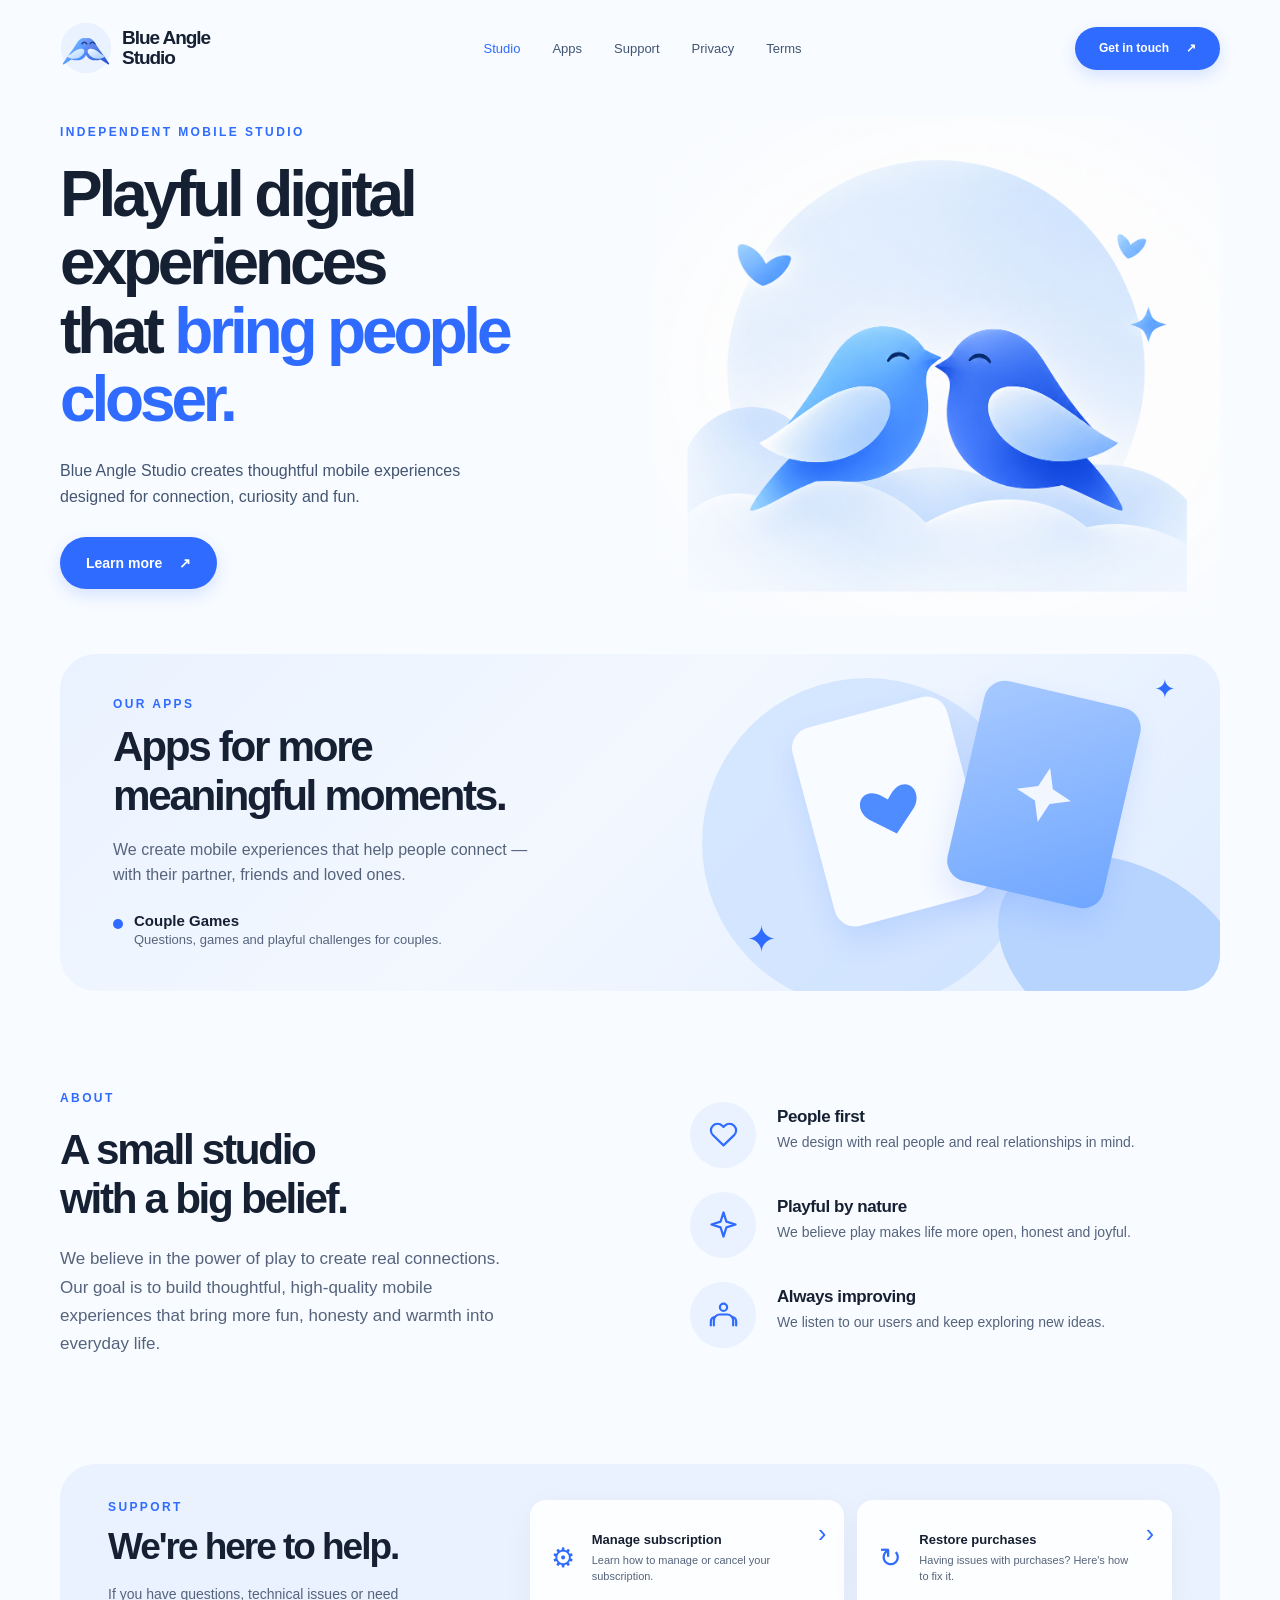
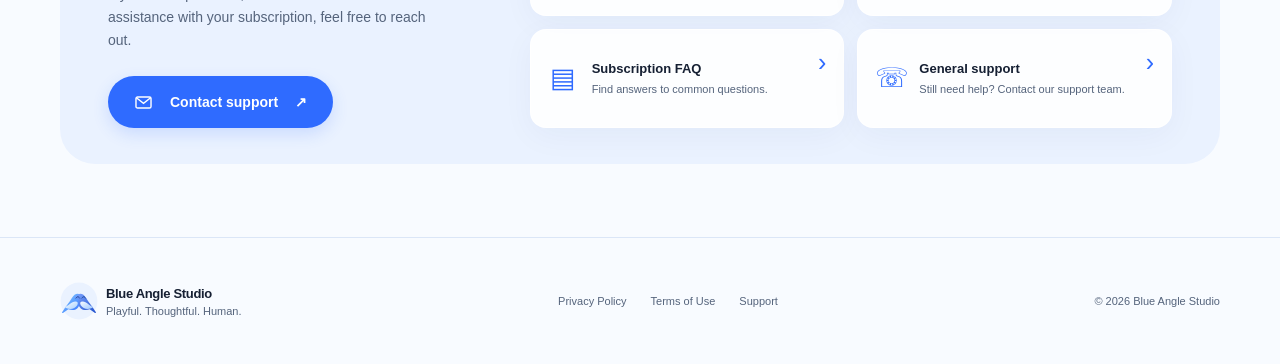
<file: index.html>
<!doctype html>
<html lang="en"><head><meta charset="utf-8"><meta name="viewport" content="width=device-width, initial-scale=1">
<meta name="theme-color" content="#F8FBFF"><meta name="description" content="Independent mobile studio creating playful experiences for connection, curiosity and fun.">
<meta property="og:title" content="Blue Angle Studio — Thoughtful mobile experiences"><meta property="og:description" content="Independent mobile studio creating playful experiences for connection, curiosity and fun."><meta property="og:type" content="website">
<title>Blue Angle Studio — Thoughtful mobile experiences</title><link rel="icon" type="image/svg+xml" href="favicon.svg"><link rel="stylesheet" href="style.css"></head>
<body class="homepage"><header class="site-header"><div class="shell nav-inner">
      <a class="brand-link" href="index.html" aria-label="Blue Angle Studio — home"><img class="brand-symbol" src="birds-mark.svg" width="48" height="48" alt="" aria-hidden="true"><span class="brand-name">Blue Angle<br>Studio</span></a>
      <nav class="main-nav" aria-label="Primary navigation">
        <a href="index.html#studio" aria-current="page">Studio</a>
        <a href="index.html#apps">Apps</a>
        <a href="support.html">Support</a>
        <a href="privacy.html">Privacy</a>
        <a href="terms.html">Terms</a>
      </nav>
      <a class="btn btn-solid header-contact" href="mailto:flyingdragonsupport@gmail.com?subject=Blue%20Angle%20Studio%20Support">Get in touch <span aria-hidden="true">↗</span></a>
    </div></header><main id="main-content"><section class="hero-section" aria-labelledby="main-title"><div class="shell hero-grid">
  <div class="hero-copy"><p class="kicker">Independent mobile studio</p><h1 id="main-title">Playful digital<br>experiences<br>that <span>bring people<br>closer.</span></h1>
  <p class="hero-desc">Blue Angle Studio creates thoughtful mobile experiences designed for connection, curiosity and fun.</p>
  <a class="btn btn-solid btn-large" href="#studio">Learn more <span aria-hidden="true">↗</span></a></div>
  <div class="hero-visual" role="img" aria-label="Two loving blue birds together amid soft blue shapes"><img src="birds-hero.svg" alt="" width="1338" height="1175"></div>
</div></section>
<section id="apps" class="shell apps-section" aria-labelledby="apps-title"><div class="apps-panel"><div class="apps-copy"><p class="kicker">Our apps</p><h2 id="apps-title">Apps for more<br>meaningful moments.</h2>
  <p>We create mobile experiences that help people connect — with their partner, friends and loved ones.</p>
  <div class="app-highlight"><span class="app-dot" aria-hidden="true"></span><div><strong>Couple Games</strong><small>Questions, games and playful challenges for couples.</small></div></div>
  </div><div class="apps-art" aria-hidden="true"><span class="shape shape-one"></span><span class="shape shape-two"></span>
    <div class="art-card art-card-back"><svg viewBox="0 0 70 70"><path fill="currentColor" d="M35 61 8 37C-9 19 10-5 30 15l5 5 5-5C60-5 79 19 62 37Z"/></svg></div>
    <div class="art-card art-card-front"><svg viewBox="0 0 80 80"><path fill="currentColor" d="m40 3 10 27 27 10-27 10-10 27-10-27L3 40l27-10Z"/></svg></div>
    <span class="art-spark art-spark-1">✦</span><span class="art-spark art-spark-2">✦</span>
  </div></div></section>
<section id="studio" class="shell about-section" aria-labelledby="about-title"><div class="about-copy"><p class="kicker">About</p><h2 id="about-title">A small studio<br>with a big belief.</h2><p>We believe in the power of play to create real connections. Our goal is to build thoughtful, high-quality mobile experiences that bring more fun, honesty and warmth into everyday life.</p></div>
<div class="belief-list"><div class="belief"><span class="belief-icon"><svg viewBox="0 0 24 24"><path d="M20.8 4.7a5.5 5.5 0 0 0-7.8 0l-1 1-1-1a5.5 5.5 0 0 0-7.8 7.8L12 21l8.8-8.5a5.5 5.5 0 0 0 0-7.8Z"/></svg></span><div><h3>People first</h3><p>We design with real people and real relationships in mind.</p></div></div>
<div class="belief"><span class="belief-icon"><svg viewBox="0 0 24 24"><path d="m12 2 2.4 7.6L22 12l-7.6 2.4L12 22l-2.4-7.6L2 12l7.6-2.4Z"/></svg></span><div><h3>Playful by nature</h3><p>We believe play makes life more open, honest and joyful.</p></div></div>
<div class="belief"><span class="belief-icon"><svg viewBox="0 0 24 24"><circle cx="12" cy="6" r="3"/><path d="M4 21v-4a5 5 0 0 1 5-5h6a5 5 0 0 1 5 5v4M1.5 21v-3a4 4 0 0 1 3-3.9M22.5 21v-3a4 4 0 0 0-3-3.9"/></svg></span><div><h3>Always improving</h3><p>We listen to our users and keep exploring new ideas.</p></div></div></div></section>
<section class="shell support-section" id="support" aria-labelledby="support-title"><div class="support-panel"><div class="support-intro"><p class="kicker">Support</p><h2 id="support-title">We're here to help.</h2><p>If you have questions, technical issues or need assistance with your subscription, feel free to reach out.</p>
<a class="btn btn-solid btn-large" href="mailto:flyingdragonsupport@gmail.com?subject=Couple%20Games%20Support"><svg viewBox="0 0 24 24" aria-hidden="true"><rect x="2.5" y="5" width="19" height="14" rx="2"/><path d="m3 6 9 7 9-7"/></svg>Contact support <span aria-hidden="true">↗</span></a></div>
<div class="quick-links">
<a class="quick-link" href="support.html#manage"><span class="quick-icon">⚙</span><div><strong>Manage subscription</strong><small>Learn how to manage or cancel your subscription.</small></div><span class="arrow" aria-hidden="true">›</span></a>
<a class="quick-link" href="support.html#restore"><span class="quick-icon">↻</span><div><strong>Restore purchases</strong><small>Having issues with purchases? Here's how to fix it.</small></div><span class="arrow" aria-hidden="true">›</span></a>
<a class="quick-link" href="support.html#faq"><span class="quick-icon">▤</span><div><strong>Subscription FAQ</strong><small>Find answers to common questions.</small></div><span class="arrow" aria-hidden="true">›</span></a>
<a class="quick-link" href="support.html#contact"><span class="quick-icon">☏</span><div><strong>General support</strong><small>Still need help? Contact our support team.</small></div><span class="arrow" aria-hidden="true">›</span></a>
</div></div></section></main><footer class="site-footer"><div class="shell footer-inner">
      <a class="footer-brand" href="index.html"><img class="brand-symbol" src="birds-mark.svg" width="48" height="48" alt="" aria-hidden="true"><span><b>Blue Angle Studio</b><small>Playful. Thoughtful. Human.</small></span></a>
      <nav class="footer-nav" aria-label="Footer navigation"><a href="privacy.html">Privacy Policy</a><a href="terms.html">Terms of Use</a><a href="support.html">Support</a></nav>
      <a class="footer-mail" href="mailto:flyingdragonsupport@gmail.com">flyingdragonsupport@gmail.com</a><span class="copyright">© 2026 Blue Angle Studio</span>
    </div></footer></body></html>
</file>
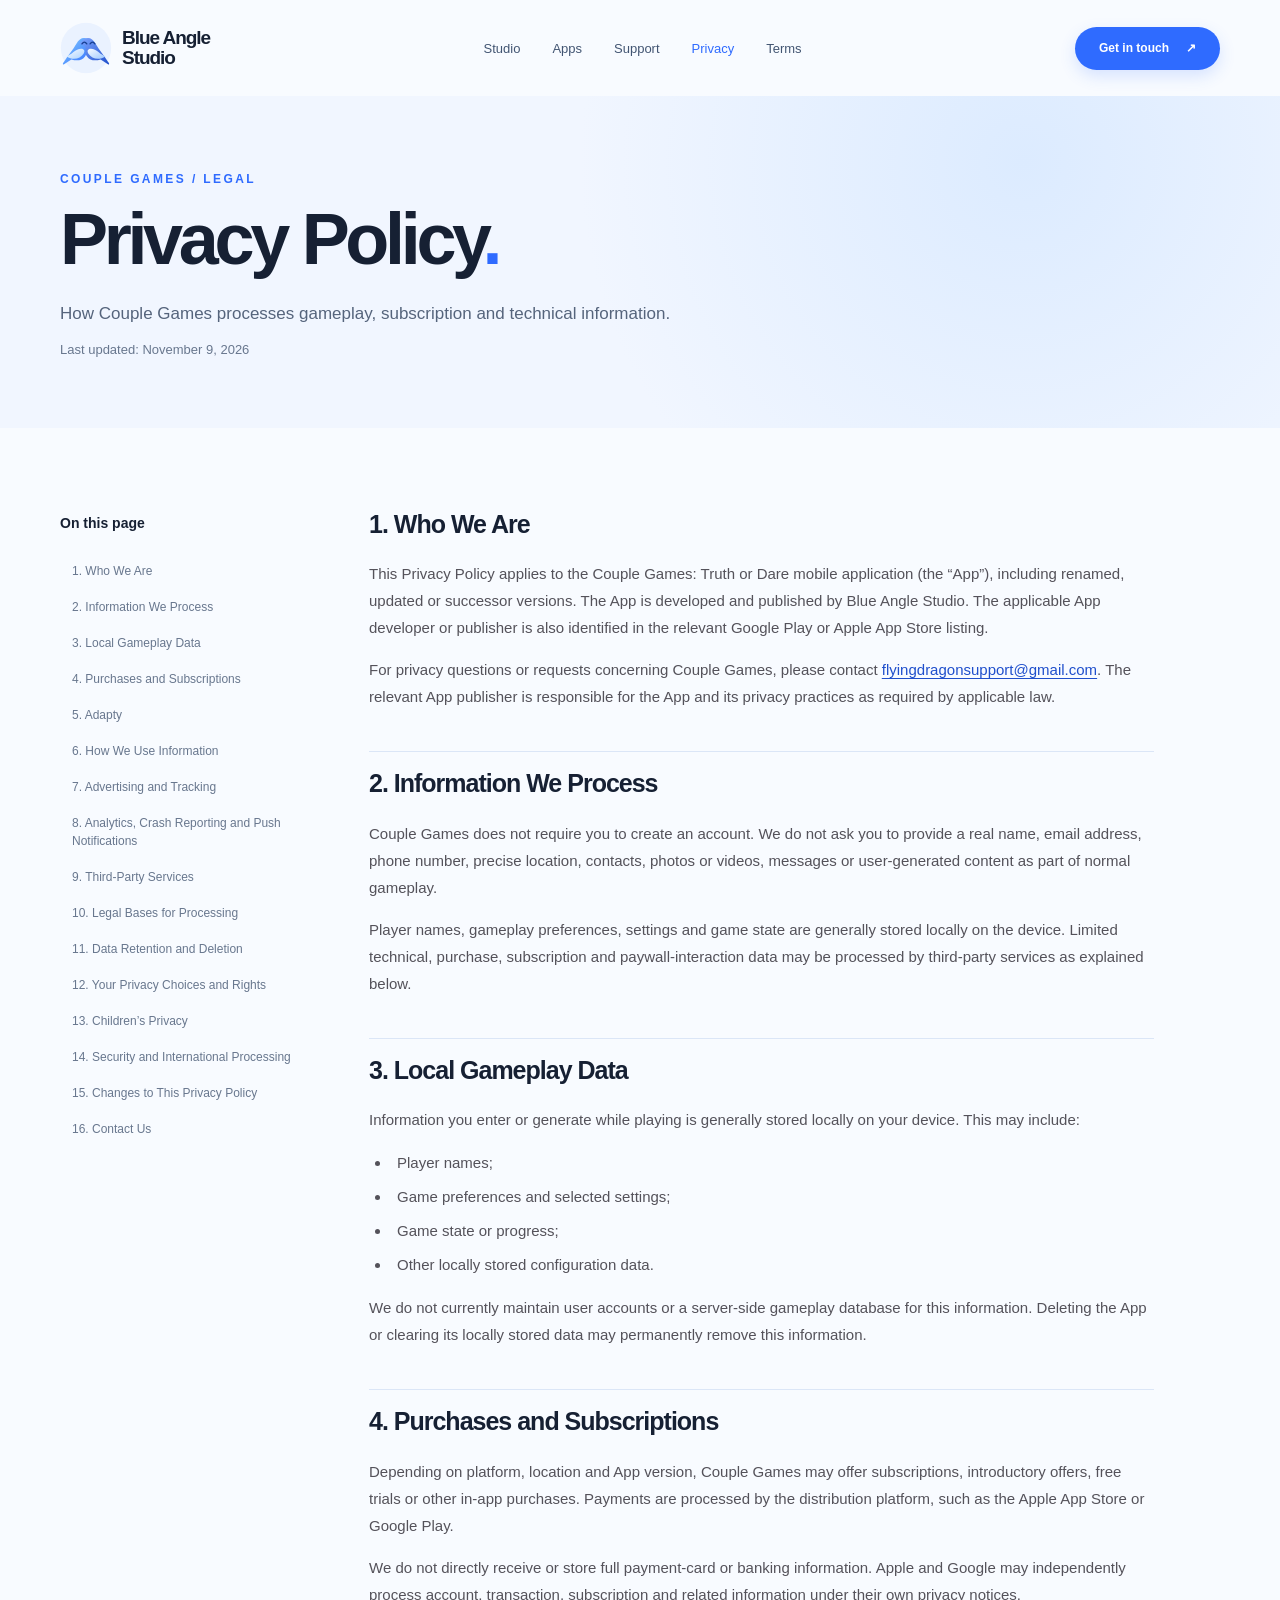
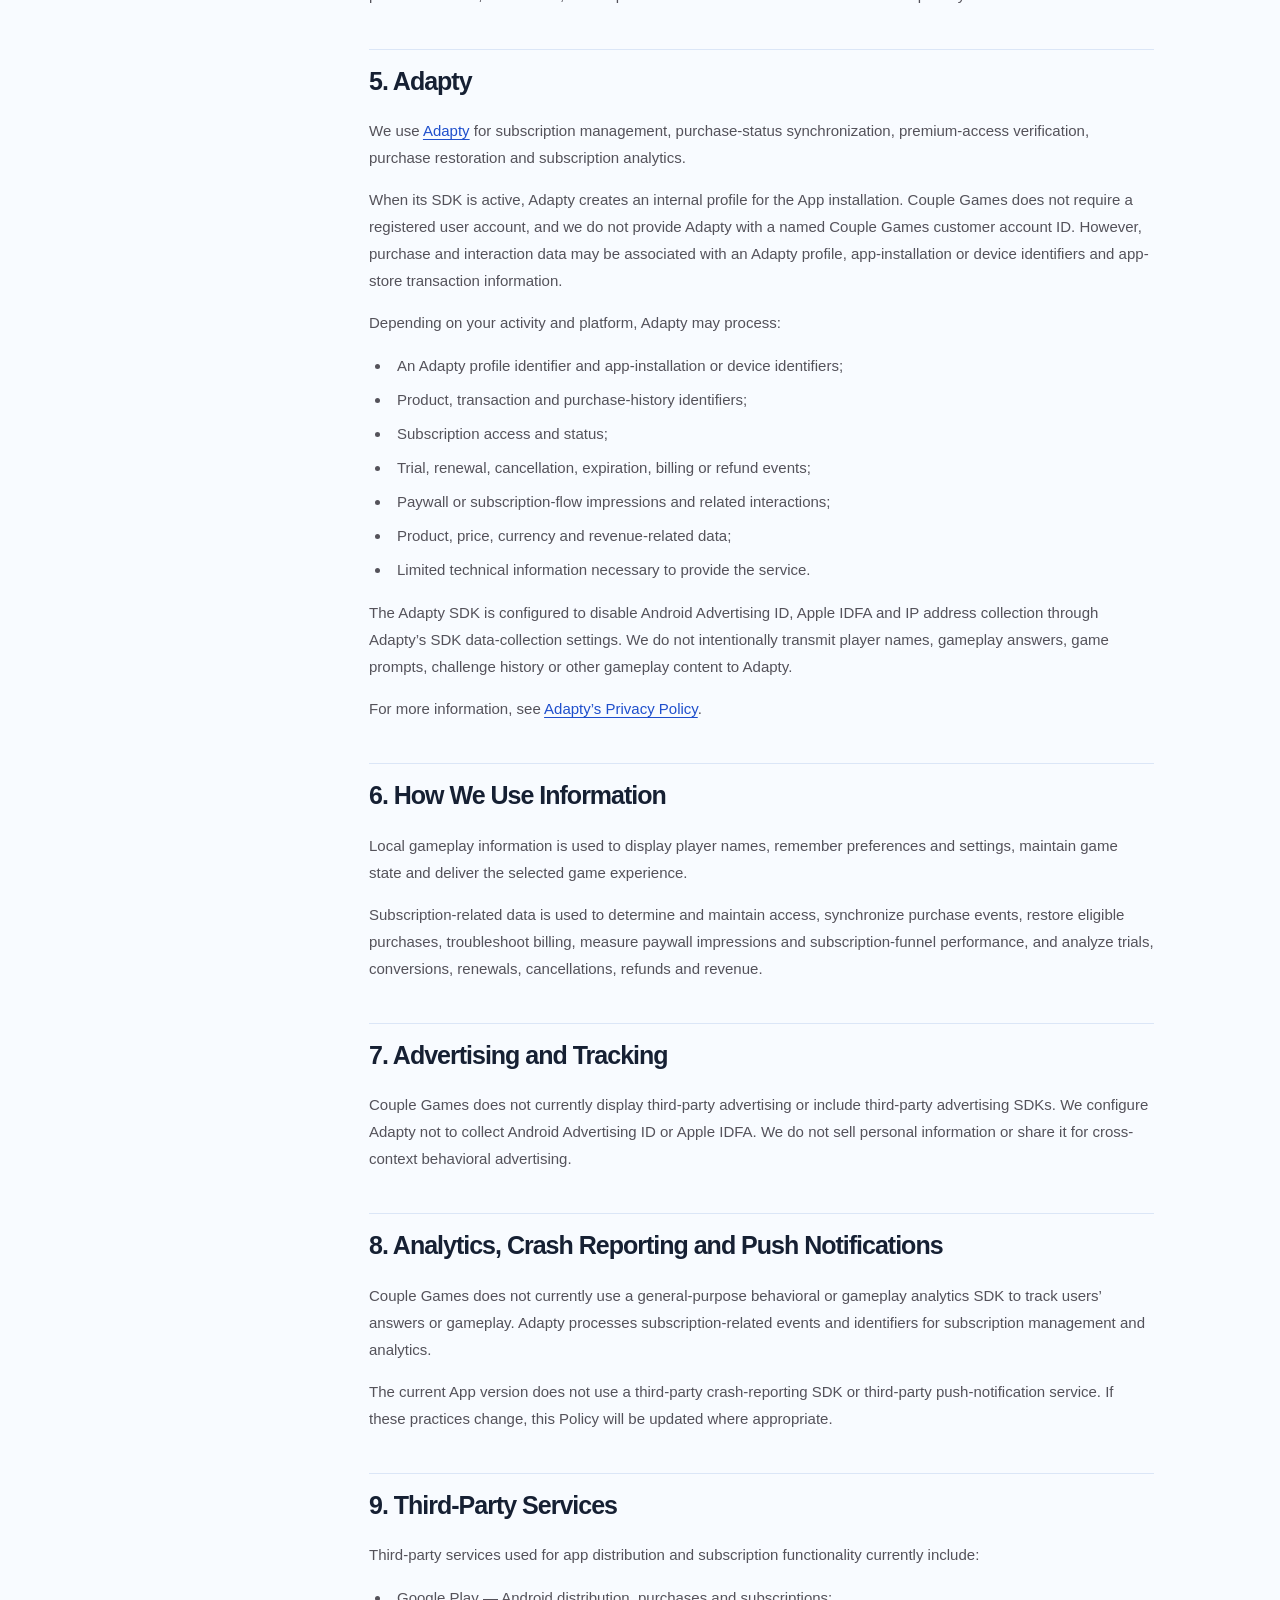
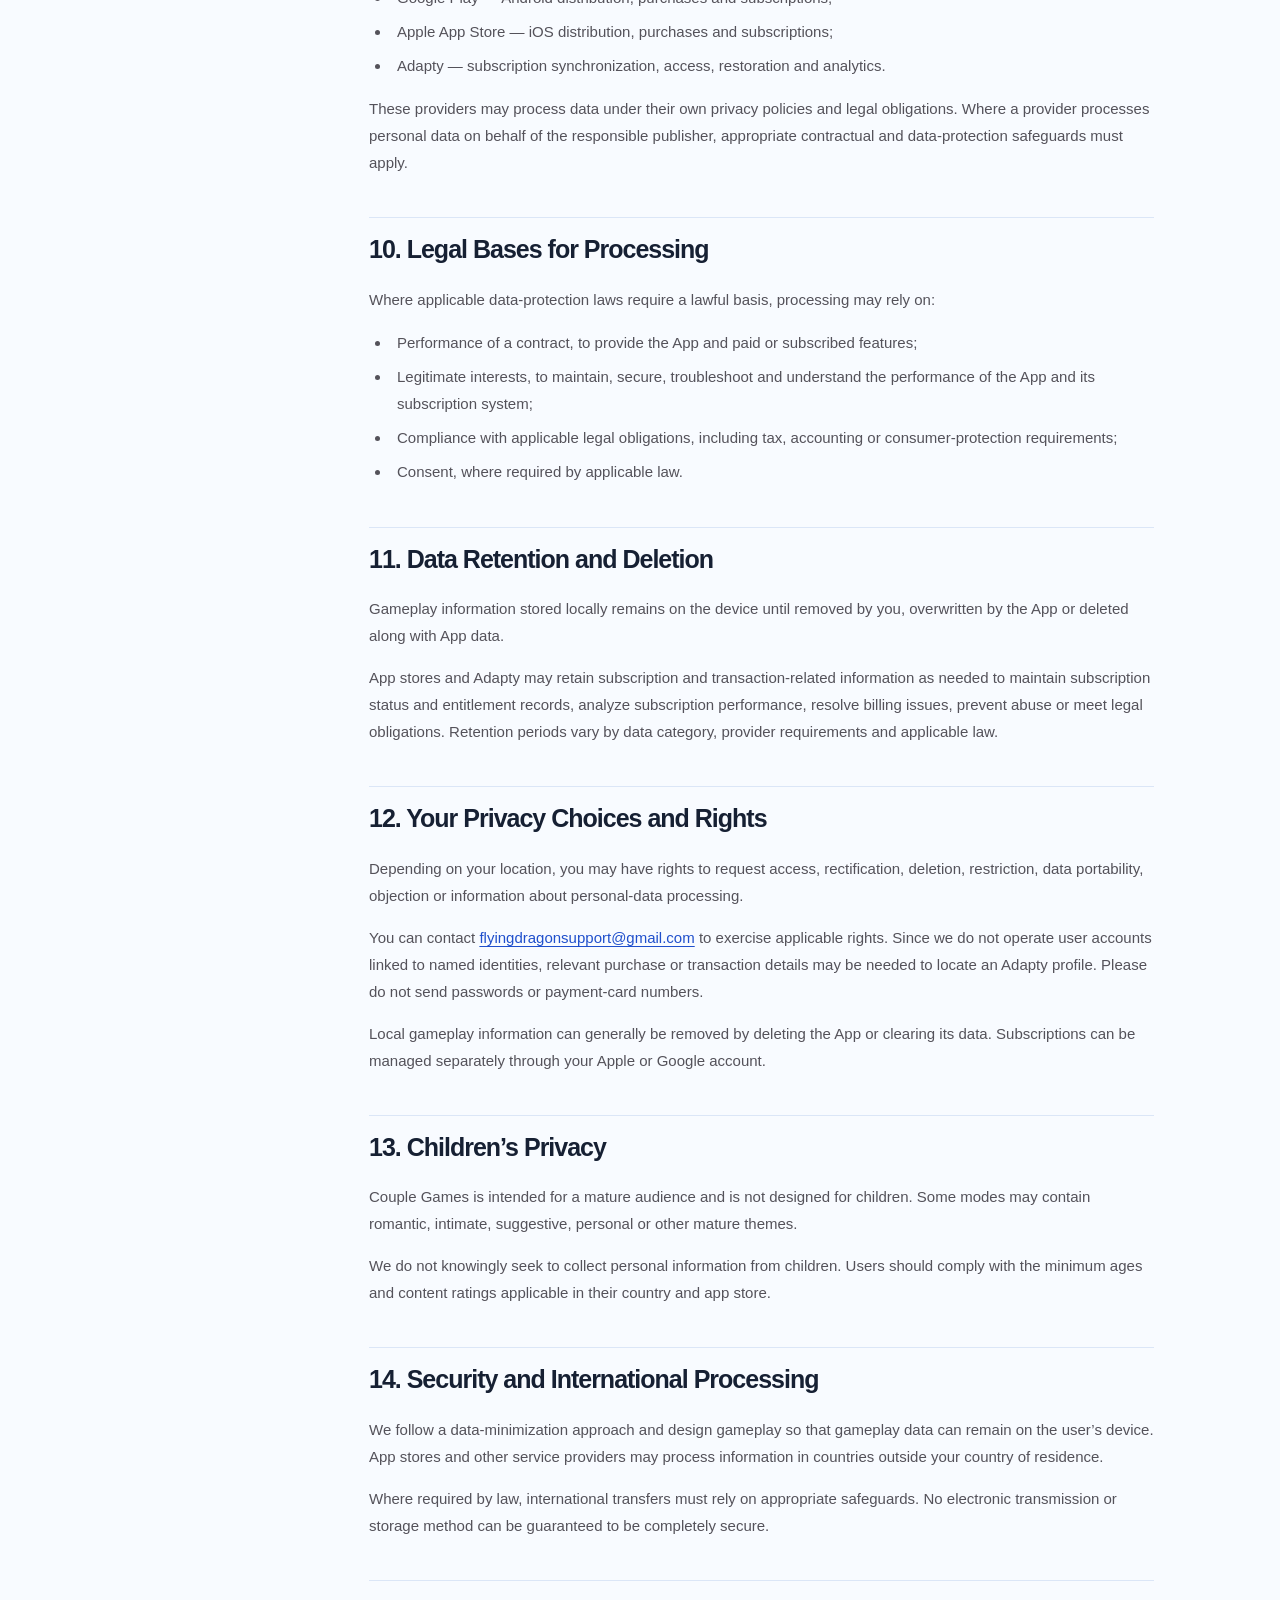
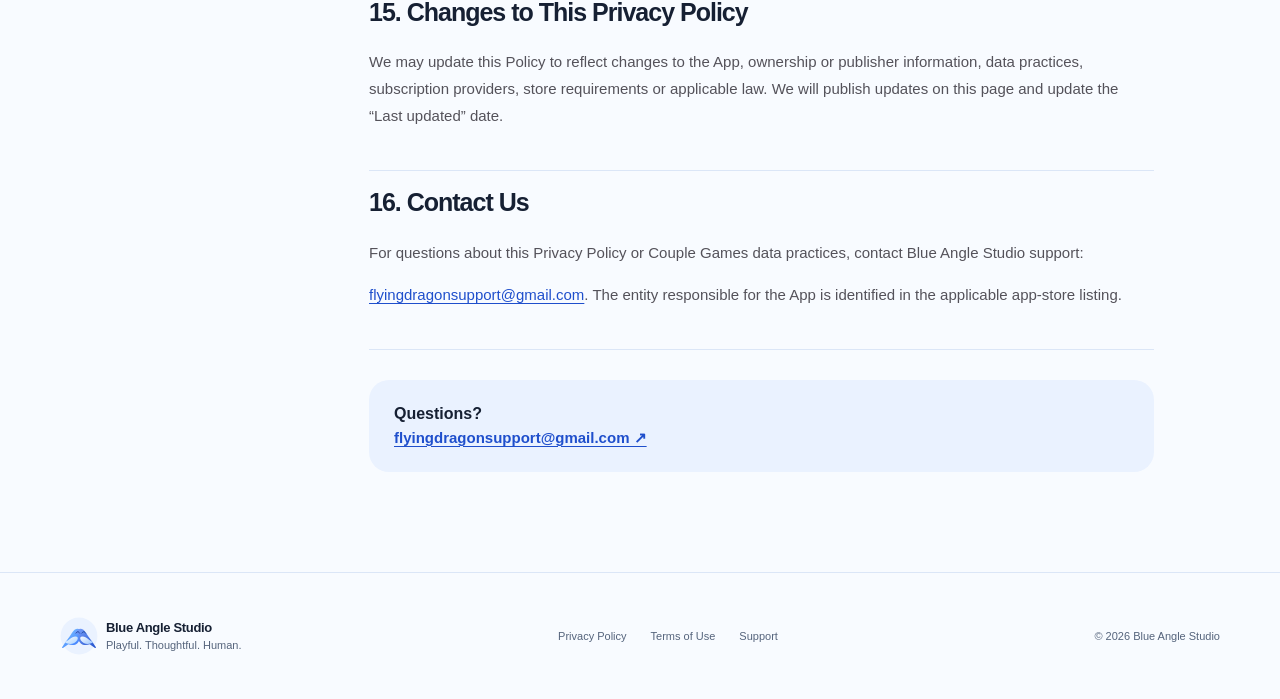
<file: privacy.html>
<!doctype html>
<html lang="en"><head><meta charset="utf-8"><meta name="viewport" content="width=device-width, initial-scale=1">
<meta name="theme-color" content="#F8FBFF"><meta name="description" content="How Couple Games processes gameplay, subscription and technical information.">
<meta property="og:title" content="Privacy Policy · Couple Games · Blue Angle Studio"><meta property="og:description" content="How Couple Games processes gameplay, subscription and technical information."><meta property="og:type" content="website">
<title>Privacy Policy · Couple Games · Blue Angle Studio</title><link rel="icon" type="image/svg+xml" href="favicon.svg"><link rel="stylesheet" href="style.css"></head>
<body class="document-page"><header class="site-header"><div class="shell nav-inner">
      <a class="brand-link" href="index.html" aria-label="Blue Angle Studio — home"><img class="brand-symbol" src="birds-mark.svg" width="48" height="48" alt="" aria-hidden="true"><span class="brand-name">Blue Angle<br>Studio</span></a>
      <nav class="main-nav" aria-label="Primary navigation">
        <a href="index.html#studio">Studio</a>
        <a href="index.html#apps">Apps</a>
        <a href="support.html">Support</a>
        <a href="privacy.html" aria-current="page">Privacy</a>
        <a href="terms.html">Terms</a>
      </nav>
      <a class="btn btn-solid header-contact" href="mailto:flyingdragonsupport@gmail.com?subject=Blue%20Angle%20Studio%20Support">Get in touch <span aria-hidden="true">↗</span></a>
    </div></header><main id="main-content"><section class="doc-intro"><div class="shell"><p class="kicker">Couple Games / Legal</p><h1>Privacy Policy<span class="doc-dot">.</span></h1><p class="doc-desc">How Couple Games processes gameplay, subscription and technical information.</p><p class="doc-updated">Last updated: November 9, 2026</p></div></section><div class="shell doc-layout"><aside class="doc-sidebar" aria-label="On this page"><div class="doc-toc-title">On this page</div><a href="#section-1">1. Who We Are</a><a href="#section-2">2. Information We Process</a><a href="#section-3">3. Local Gameplay Data</a><a href="#section-4">4. Purchases and Subscriptions</a><a href="#section-5">5. Adapty</a><a href="#section-6">6. How We Use Information</a><a href="#section-7">7. Advertising and Tracking</a><a href="#section-8">8. Analytics, Crash Reporting and Push Notifications</a><a href="#section-9">9. Third-Party Services</a><a href="#section-10">10. Legal Bases for Processing</a><a href="#section-11">11. Data Retention and Deletion</a><a href="#section-12">12. Your Privacy Choices and Rights</a><a href="#section-13">13. Children’s Privacy</a><a href="#section-14">14. Security and International Processing</a><a href="#section-15">15. Changes to This Privacy Policy</a><a href="#section-16">16. Contact Us</a></aside><div class="doc-contents"><section><h2 id="section-1">1. Who We Are</h2><p>This Privacy Policy applies to the Couple Games: Truth or Dare mobile application (the “App”), including renamed, updated or successor versions. The App is developed and published by Blue Angle Studio. The applicable App developer or publisher is also identified in the relevant Google Play or Apple App Store listing.</p><p>For privacy questions or requests concerning Couple Games, please contact <a href="mailto:flyingdragonsupport@gmail.com">flyingdragonsupport@gmail.com</a>. The relevant App publisher is responsible for the App and its privacy practices as required by applicable law.</p></section><section><h2 id="section-2">2. Information We Process</h2><p>Couple Games does not require you to create an account. We do not ask you to provide a real name, email address, phone number, precise location, contacts, photos or videos, messages or user-generated content as part of normal gameplay.</p><p>Player names, gameplay preferences, settings and game state are generally stored locally on the device. Limited technical, purchase, subscription and paywall-interaction data may be processed by third-party services as explained below.</p></section><section><h2 id="section-3">3. Local Gameplay Data</h2><p>Information you enter or generate while playing is generally stored locally on your device. This may include:</p><ul><li>Player names;</li><li>Game preferences and selected settings;</li><li>Game state or progress;</li><li>Other locally stored configuration data.</li></ul><p>We do not currently maintain user accounts or a server-side gameplay database for this information. Deleting the App or clearing its locally stored data may permanently remove this information.</p></section><section><h2 id="section-4">4. Purchases and Subscriptions</h2><p>Depending on platform, location and App version, Couple Games may offer subscriptions, introductory offers, free trials or other in-app purchases. Payments are processed by the distribution platform, such as the Apple App Store or Google Play.</p><p>We do not directly receive or store full payment-card or banking information. Apple and Google may independently process account, transaction, subscription and related information under their own privacy notices.</p></section><section><h2 id="section-5">5. Adapty</h2><p>We use <a href="https://adapty.io/" rel="noopener noreferrer" target="_blank">Adapty</a> for subscription management, purchase-status synchronization, premium-access verification, purchase restoration and subscription analytics.</p><p>When its SDK is active, Adapty creates an internal profile for the App installation. Couple Games does not require a registered user account, and we do not provide Adapty with a named Couple Games customer account ID. However, purchase and interaction data may be associated with an Adapty profile, app-installation or device identifiers and app-store transaction information.</p><p>Depending on your activity and platform, Adapty may process:</p><ul><li>An Adapty profile identifier and app-installation or device identifiers;</li><li>Product, transaction and purchase-history identifiers;</li><li>Subscription access and status;</li><li>Trial, renewal, cancellation, expiration, billing or refund events;</li><li>Paywall or subscription-flow impressions and related interactions;</li><li>Product, price, currency and revenue-related data;</li><li>Limited technical information necessary to provide the service.</li></ul><p>The Adapty SDK is configured to disable Android Advertising ID, Apple IDFA and IP address collection through Adapty’s SDK data-collection settings. We do not intentionally transmit player names, gameplay answers, game prompts, challenge history or other gameplay content to Adapty.</p><p>For more information, see <a href="https://adapty.io/privacy/" rel="noopener noreferrer" target="_blank">Adapty’s Privacy Policy</a>.</p></section><section><h2 id="section-6">6. How We Use Information</h2><p>Local gameplay information is used to display player names, remember preferences and settings, maintain game state and deliver the selected game experience.</p><p>Subscription-related data is used to determine and maintain access, synchronize purchase events, restore eligible purchases, troubleshoot billing, measure paywall impressions and subscription-funnel performance, and analyze trials, conversions, renewals, cancellations, refunds and revenue.</p></section><section><h2 id="section-7">7. Advertising and Tracking</h2><p>Couple Games does not currently display third-party advertising or include third-party advertising SDKs. We configure Adapty not to collect Android Advertising ID or Apple IDFA. We do not sell personal information or share it for cross-context behavioral advertising.</p></section><section><h2 id="section-8">8. Analytics, Crash Reporting and Push Notifications</h2><p>Couple Games does not currently use a general-purpose behavioral or gameplay analytics SDK to track users’ answers or gameplay. Adapty processes subscription-related events and identifiers for subscription management and analytics.</p><p>The current App version does not use a third-party crash-reporting SDK or third-party push-notification service. If these practices change, this Policy will be updated where appropriate.</p></section><section><h2 id="section-9">9. Third-Party Services</h2><p>Third-party services used for app distribution and subscription functionality currently include:</p><ul><li>Google Play — Android distribution, purchases and subscriptions;</li><li>Apple App Store — iOS distribution, purchases and subscriptions;</li><li>Adapty — subscription synchronization, access, restoration and analytics.</li></ul><p>These providers may process data under their own privacy policies and legal obligations. Where a provider processes personal data on behalf of the responsible publisher, appropriate contractual and data-protection safeguards must apply.</p></section><section><h2 id="section-10">10. Legal Bases for Processing</h2><p>Where applicable data-protection laws require a lawful basis, processing may rely on:</p><ul><li>Performance of a contract, to provide the App and paid or subscribed features;</li><li>Legitimate interests, to maintain, secure, troubleshoot and understand the performance of the App and its subscription system;</li><li>Compliance with applicable legal obligations, including tax, accounting or consumer-protection requirements;</li><li>Consent, where required by applicable law.</li></ul></section><section><h2 id="section-11">11. Data Retention and Deletion</h2><p>Gameplay information stored locally remains on the device until removed by you, overwritten by the App or deleted along with App data.</p><p>App stores and Adapty may retain subscription and transaction-related information as needed to maintain subscription status and entitlement records, analyze subscription performance, resolve billing issues, prevent abuse or meet legal obligations. Retention periods vary by data category, provider requirements and applicable law.</p></section><section><h2 id="section-12">12. Your Privacy Choices and Rights</h2><p>Depending on your location, you may have rights to request access, rectification, deletion, restriction, data portability, objection or information about personal-data processing.</p><p>You can contact <a href="mailto:flyingdragonsupport@gmail.com?subject=Couple%20Games%20Privacy%20Request">flyingdragonsupport@gmail.com</a> to exercise applicable rights. Since we do not operate user accounts linked to named identities, relevant purchase or transaction details may be needed to locate an Adapty profile. Please do not send passwords or payment-card numbers.</p><p>Local gameplay information can generally be removed by deleting the App or clearing its data. Subscriptions can be managed separately through your Apple or Google account.</p></section><section><h2 id="section-13">13. Children’s Privacy</h2><p>Couple Games is intended for a mature audience and is not designed for children. Some modes may contain romantic, intimate, suggestive, personal or other mature themes.</p><p>We do not knowingly seek to collect personal information from children. Users should comply with the minimum ages and content ratings applicable in their country and app store.</p></section><section><h2 id="section-14">14. Security and International Processing</h2><p>We follow a data-minimization approach and design gameplay so that gameplay data can remain on the user’s device. App stores and other service providers may process information in countries outside your country of residence.</p><p>Where required by law, international transfers must rely on appropriate safeguards. No electronic transmission or storage method can be guaranteed to be completely secure.</p></section><section><h2 id="section-15">15. Changes to This Privacy Policy</h2><p>We may update this Policy to reflect changes to the App, ownership or publisher information, data practices, subscription providers, store requirements or applicable law. We will publish updates on this page and update the “Last updated” date.</p></section><section><h2 id="section-16">16. Contact Us</h2><p>For questions about this Privacy Policy or Couple Games data practices, contact Blue Angle Studio support:</p><p><a href="mailto:flyingdragonsupport@gmail.com">flyingdragonsupport@gmail.com</a>. The entity responsible for the App is identified in the applicable app-store listing.</p></section><div class="doc-contact">Questions? <a href="mailto:flyingdragonsupport@gmail.com">flyingdragonsupport@gmail.com ↗</a></div></div></div></main><footer class="site-footer"><div class="shell footer-inner">
      <a class="footer-brand" href="index.html"><img class="brand-symbol" src="birds-mark.svg" width="48" height="48" alt="" aria-hidden="true"><span><b>Blue Angle Studio</b><small>Playful. Thoughtful. Human.</small></span></a>
      <nav class="footer-nav" aria-label="Footer navigation"><a href="privacy.html">Privacy Policy</a><a href="terms.html">Terms of Use</a><a href="support.html">Support</a></nav>
      <a class="footer-mail" href="mailto:flyingdragonsupport@gmail.com">flyingdragonsupport@gmail.com</a><span class="copyright">© 2026 Blue Angle Studio</span>
    </div></footer></body></html>
</file>
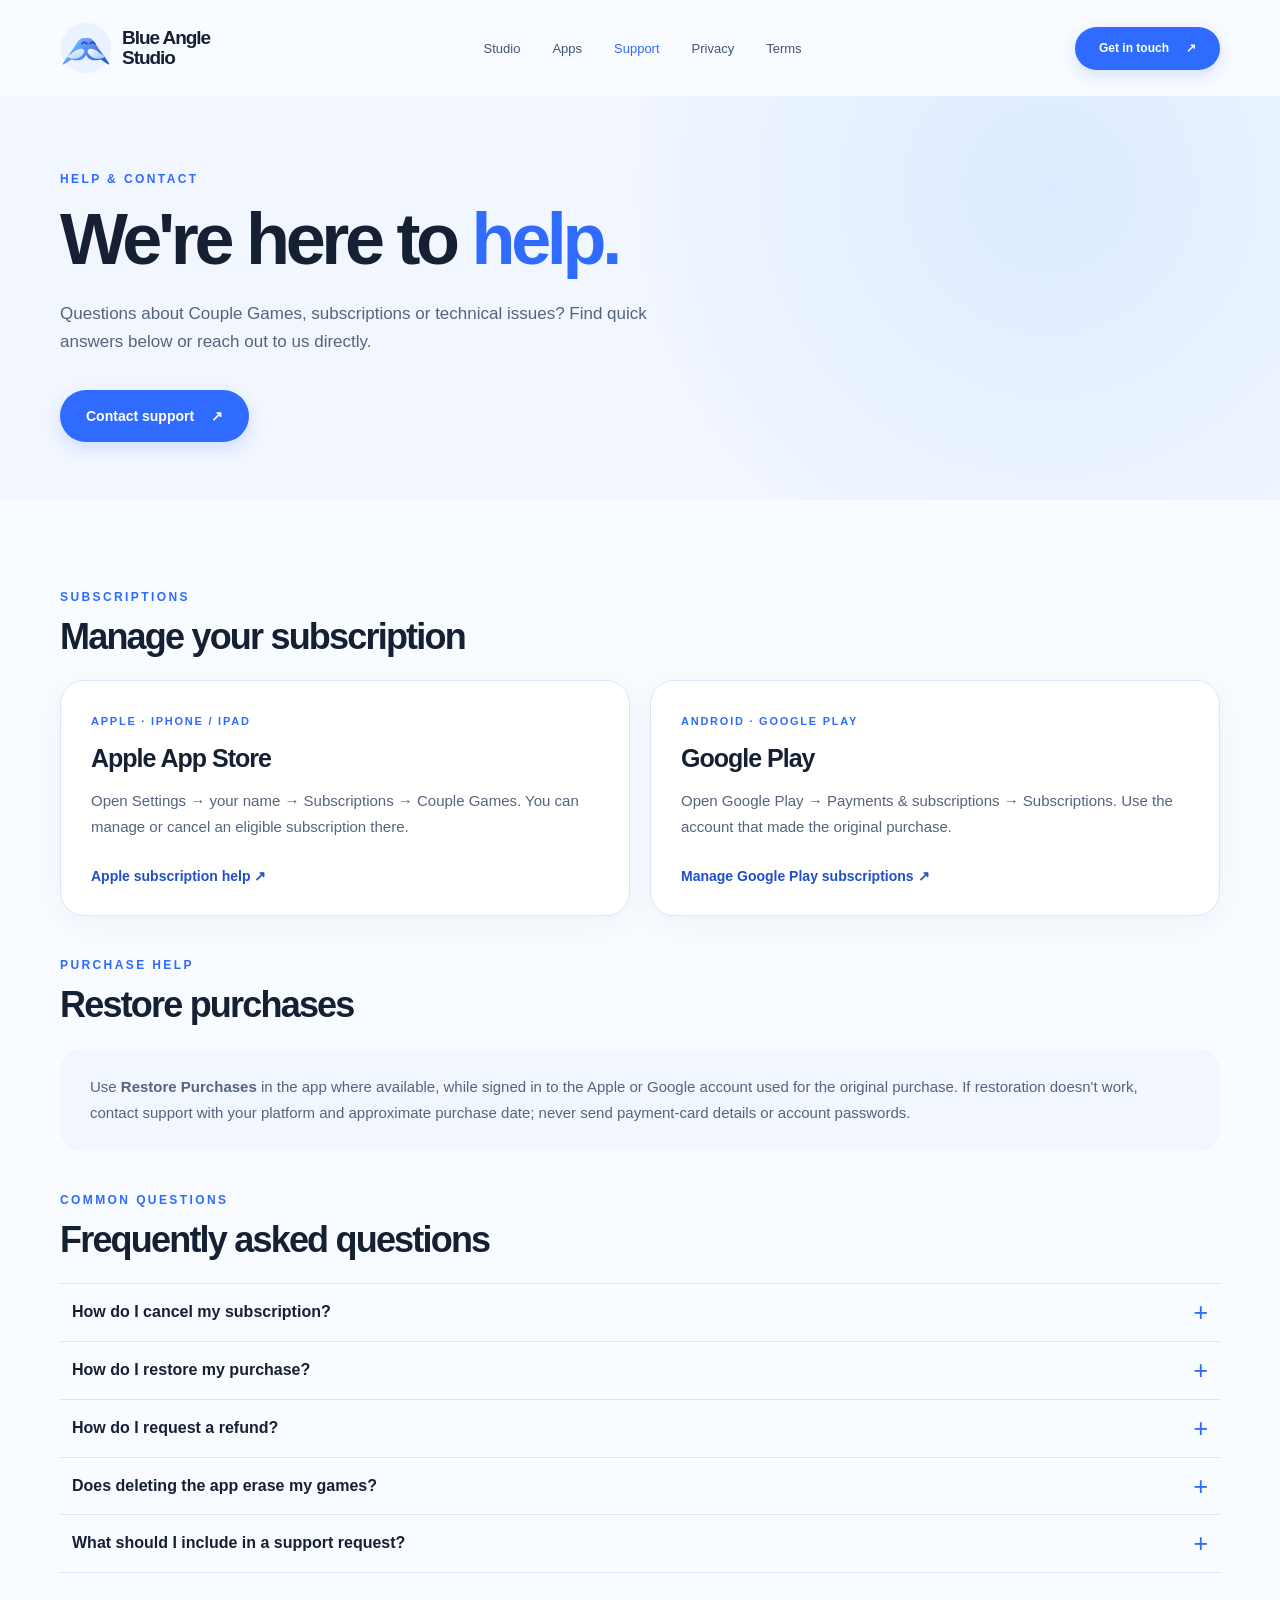
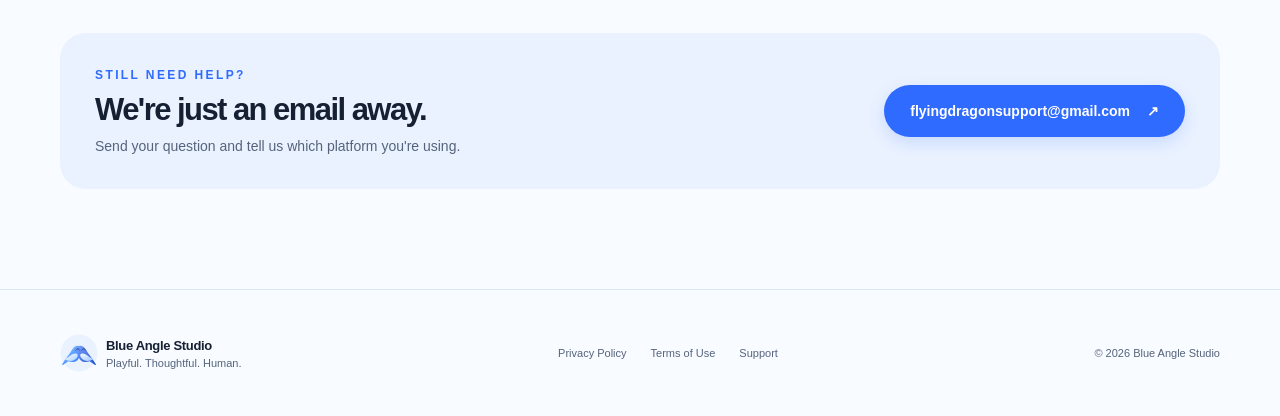
<file: support.html>
<!doctype html>
<html lang="en"><head><meta charset="utf-8"><meta name="viewport" content="width=device-width, initial-scale=1">
<meta name="theme-color" content="#F8FBFF"><meta name="description" content="Help with subscriptions, purchase restoration and technical issues for Couple Games.">
<meta property="og:title" content="Support · Couple Games · Blue Angle Studio"><meta property="og:description" content="Help with subscriptions, purchase restoration and technical issues for Couple Games."><meta property="og:type" content="website">
<title>Support · Couple Games · Blue Angle Studio</title><link rel="icon" type="image/svg+xml" href="favicon.svg"><link rel="stylesheet" href="style.css"></head>
<body class="support-page"><header class="site-header"><div class="shell nav-inner">
      <a class="brand-link" href="index.html" aria-label="Blue Angle Studio — home"><img class="brand-symbol" src="birds-mark.svg" width="48" height="48" alt="" aria-hidden="true"><span class="brand-name">Blue Angle<br>Studio</span></a>
      <nav class="main-nav" aria-label="Primary navigation">
        <a href="index.html#studio">Studio</a>
        <a href="index.html#apps">Apps</a>
        <a href="support.html" aria-current="page">Support</a>
        <a href="privacy.html">Privacy</a>
        <a href="terms.html">Terms</a>
      </nav>
      <a class="btn btn-solid header-contact" href="mailto:flyingdragonsupport@gmail.com?subject=Blue%20Angle%20Studio%20Support">Get in touch <span aria-hidden="true">↗</span></a>
    </div></header><main id="main-content"><section class="doc-intro support-hero"><div class="shell"><p class="kicker">Help &amp; contact</p><h1>We're here to <span class="blue-text">help.</span></h1><p class="doc-desc">Questions about Couple Games, subscriptions or technical issues? Find quick answers below or reach out to us directly.</p>
<a class="btn btn-solid btn-large" href="mailto:flyingdragonsupport@gmail.com?subject=Couple%20Games%20Support">Contact support <span aria-hidden="true">↗</span></a></div></section>
<section class="shell support-page-content"><div class="section-head"><p class="kicker">Subscriptions</p><h2>Manage your subscription</h2></div><div class="store-help-grid" id="manage">
<div class="store-help-card"><span class="platform-label">APPLE · IPHONE / IPAD</span><h3>Apple App Store</h3><p>Open Settings → your name → Subscriptions → Couple Games. You can manage or cancel an eligible subscription there.</p><a class="inline-link" href="https://support.apple.com/billing" target="_blank" rel="noopener noreferrer">Apple subscription help <span aria-hidden="true">↗</span></a></div>
<div class="store-help-card"><span class="platform-label">ANDROID · GOOGLE PLAY</span><h3>Google Play</h3><p>Open Google Play → Payments &amp; subscriptions → Subscriptions. Use the account that made the original purchase.</p><a class="inline-link" href="https://play.google.com/store/account/subscriptions" target="_blank" rel="noopener noreferrer">Manage Google Play subscriptions <span aria-hidden="true">↗</span></a></div></div>
<div class="section-head" id="restore"><p class="kicker">Purchase help</p><h2>Restore purchases</h2></div><div class="plain-info"><p>Use <strong>Restore Purchases</strong> in the app where available, while signed in to the Apple or Google account used for the original purchase. If restoration doesn't work, contact support with your platform and approximate purchase date; never send payment-card details or account passwords.</p></div>
<div class="section-head" id="faq"><p class="kicker">Common questions</p><h2>Frequently asked questions</h2></div><div class="faq-list"><details class="faq"><summary>How do I cancel my subscription?</summary><p>Cancel through the Apple Account or Google Play account used to subscribe. Deleting the app does not cancel an active subscription. Cancellation usually prevents future renewals; access may remain available until the paid period ends under the store's rules.</p></details><details class="faq"><summary>How do I restore my purchase?</summary><p>Use Restore Purchases in the app where available, using the same Apple or Google account associated with the original purchase. If it does not work, contact us with the platform and purchase date. Do not send your card number or password.</p></details><details class="faq"><summary>How do I request a refund?</summary><p>Purchases are billed by Apple or Google Play. For Apple, visit <a href="https://reportaproblem.apple.com/" rel="noopener noreferrer" target="_blank">reportaproblem.apple.com</a>. For Google Play, use the order history in Play or <a href="https://support.google.com/googleplay/answer/2479637" rel="noopener noreferrer" target="_blank">Google Play refund help</a>. Refund decisions depend on applicable store policies and consumer law.</p></details><details class="faq"><summary>Does deleting the app erase my games?</summary><p>Player names, preferences and game progress are generally stored on your device. Removing the app or clearing its data may delete locally stored information. Store subscription records are managed separately by Apple or Google.</p></details><details class="faq"><summary>What should I include in a support request?</summary><p>Please include your device type, OS version, app version, a brief explanation and, if relevant, the order ID or date of purchase. Never send your passwords, full card details, private API keys or other sensitive information.</p></details></div>
<div class="support-contact" id="contact"><div><p class="kicker">Still need help?</p><h2>We're just an email away.</h2><p>Send your question and tell us which platform you're using.</p></div><a class="btn btn-solid btn-large" href="mailto:flyingdragonsupport@gmail.com?subject=Couple%20Games%20Support">flyingdragonsupport@gmail.com <span aria-hidden="true">↗</span></a></div>
</section></main><footer class="site-footer"><div class="shell footer-inner">
      <a class="footer-brand" href="index.html"><img class="brand-symbol" src="birds-mark.svg" width="48" height="48" alt="" aria-hidden="true"><span><b>Blue Angle Studio</b><small>Playful. Thoughtful. Human.</small></span></a>
      <nav class="footer-nav" aria-label="Footer navigation"><a href="privacy.html">Privacy Policy</a><a href="terms.html">Terms of Use</a><a href="support.html">Support</a></nav>
      <a class="footer-mail" href="mailto:flyingdragonsupport@gmail.com">flyingdragonsupport@gmail.com</a><span class="copyright">© 2026 Blue Angle Studio</span>
    </div></footer></body></html>
</file>
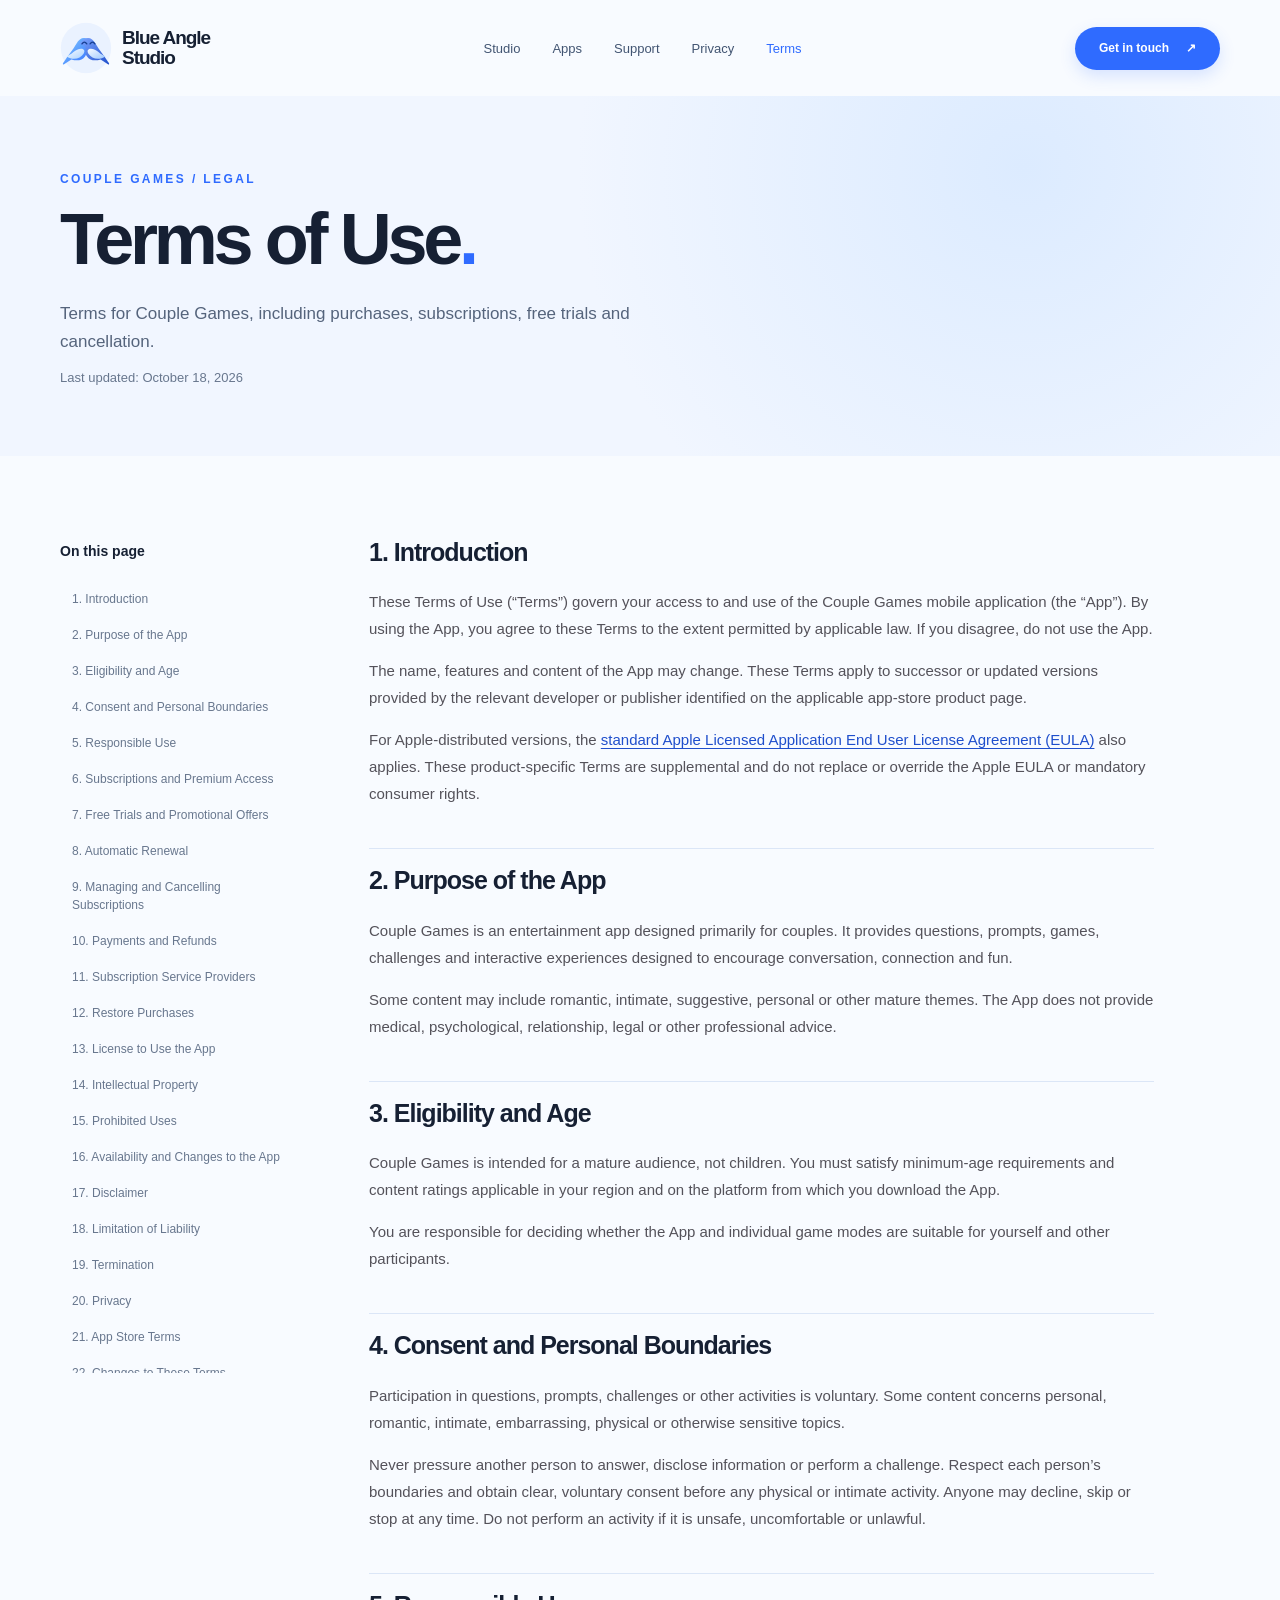
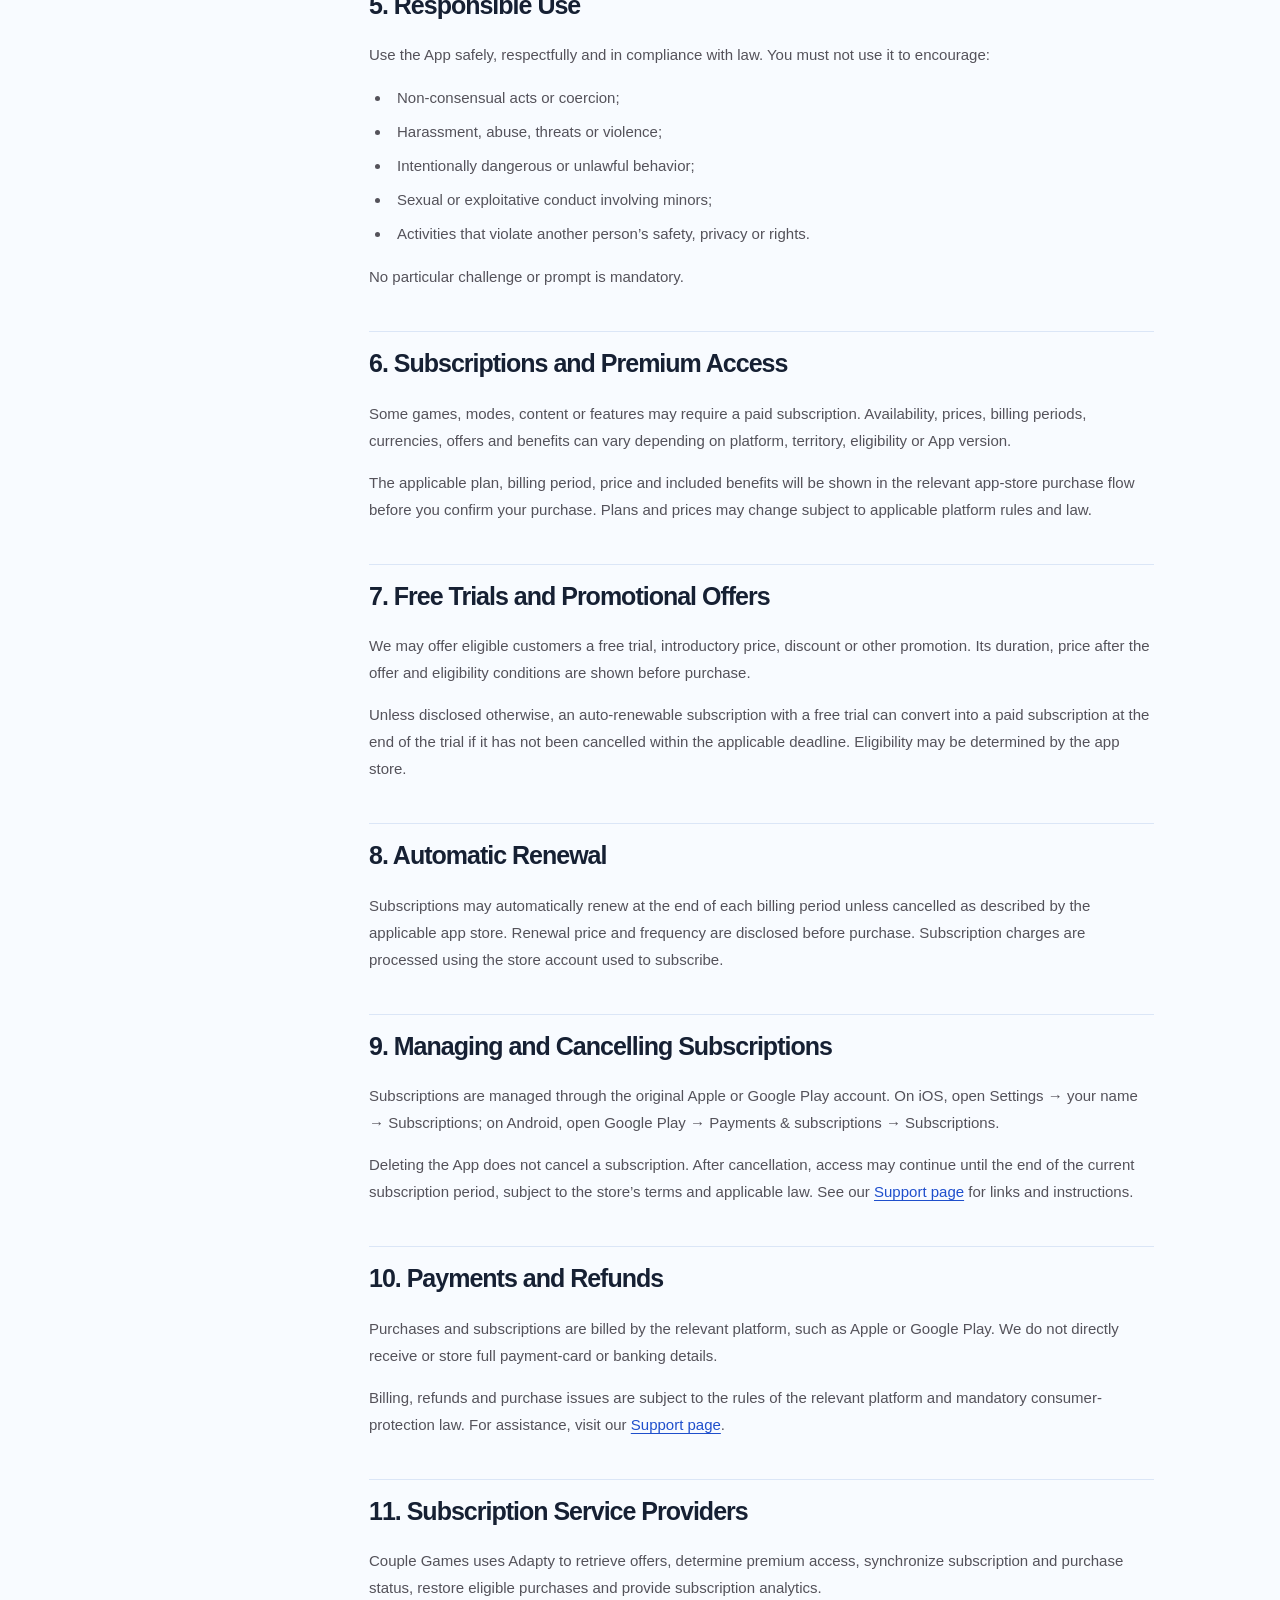
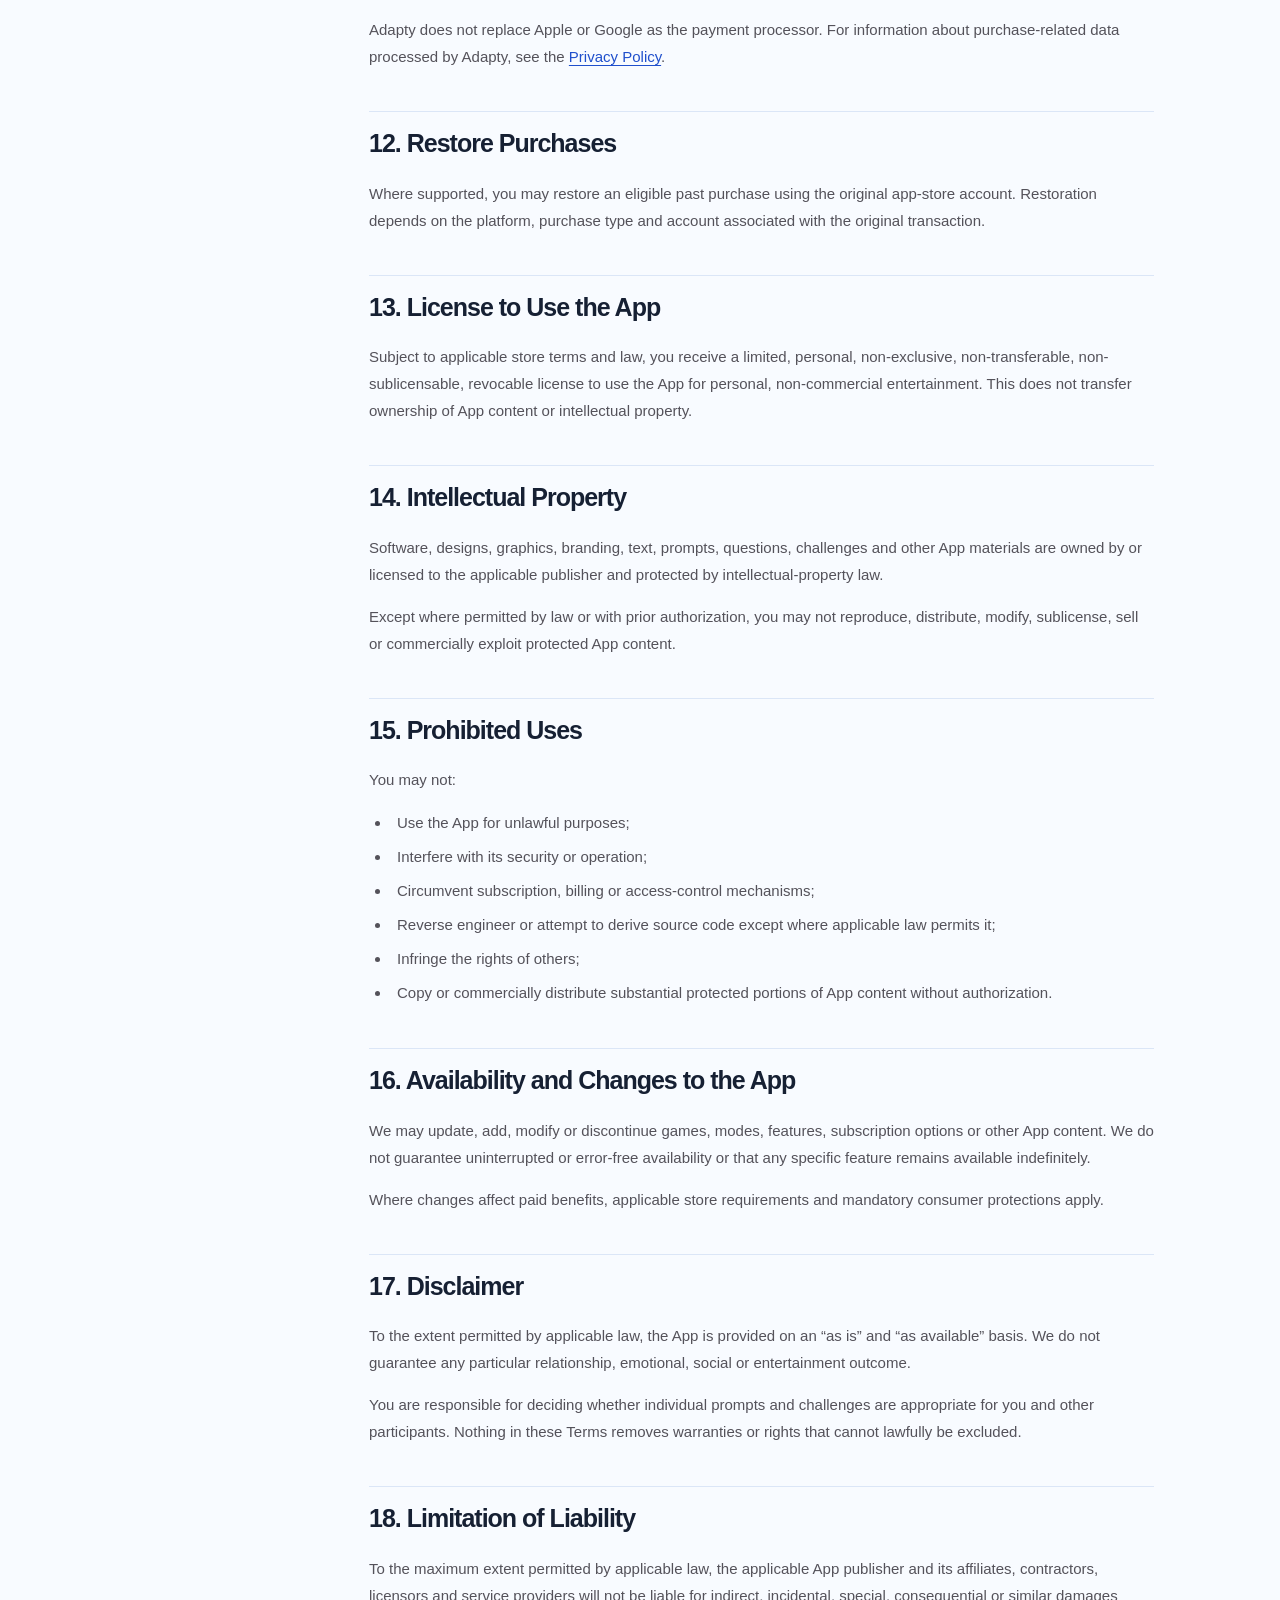
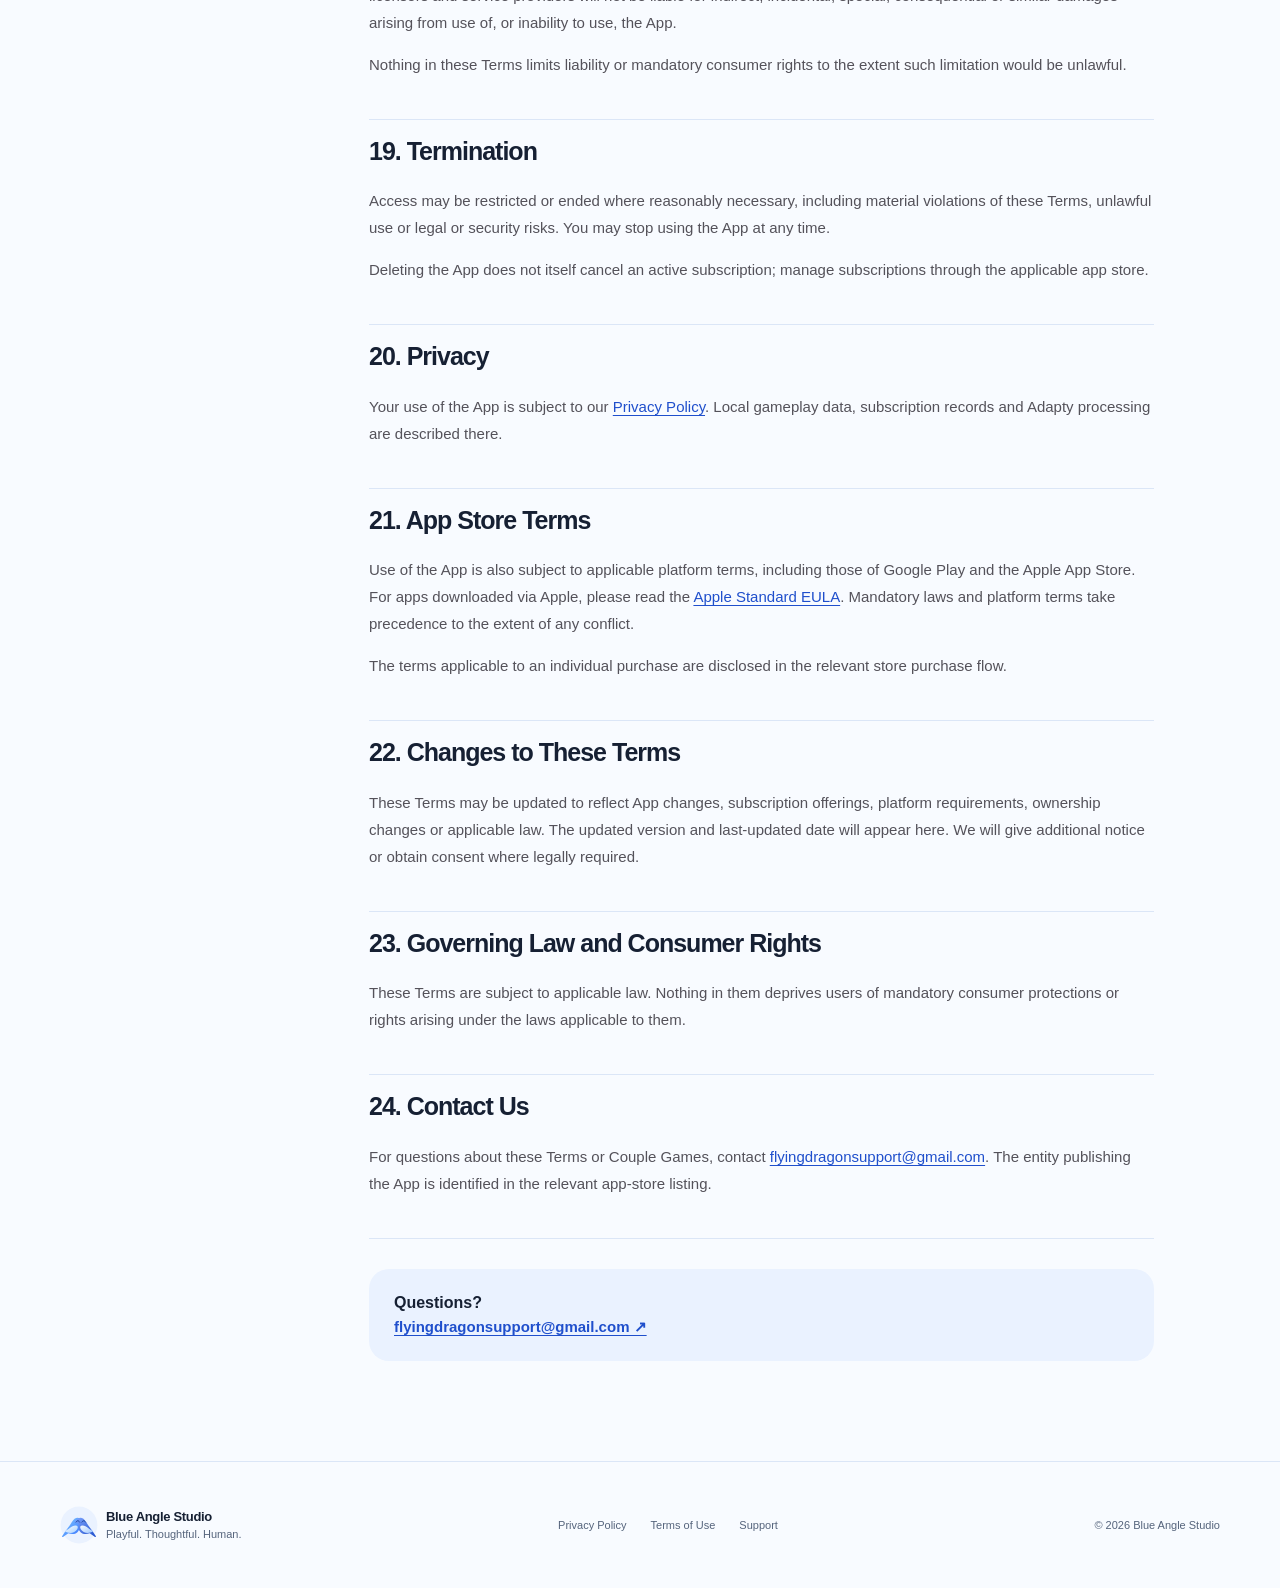
<file: terms.html>
<!doctype html>
<html lang="en"><head><meta charset="utf-8"><meta name="viewport" content="width=device-width, initial-scale=1">
<meta name="theme-color" content="#F8FBFF"><meta name="description" content="Terms for Couple Games, including purchases, subscriptions, free trials and cancellation.">
<meta property="og:title" content="Terms of Use · Couple Games · Blue Angle Studio"><meta property="og:description" content="Terms for Couple Games, including purchases, subscriptions, free trials and cancellation."><meta property="og:type" content="website">
<title>Terms of Use · Couple Games · Blue Angle Studio</title><link rel="icon" type="image/svg+xml" href="favicon.svg"><link rel="stylesheet" href="style.css"></head>
<body class="document-page"><header class="site-header"><div class="shell nav-inner">
      <a class="brand-link" href="index.html" aria-label="Blue Angle Studio — home"><img class="brand-symbol" src="birds-mark.svg" width="48" height="48" alt="" aria-hidden="true"><span class="brand-name">Blue Angle<br>Studio</span></a>
      <nav class="main-nav" aria-label="Primary navigation">
        <a href="index.html#studio">Studio</a>
        <a href="index.html#apps">Apps</a>
        <a href="support.html">Support</a>
        <a href="privacy.html">Privacy</a>
        <a href="terms.html" aria-current="page">Terms</a>
      </nav>
      <a class="btn btn-solid header-contact" href="mailto:flyingdragonsupport@gmail.com?subject=Blue%20Angle%20Studio%20Support">Get in touch <span aria-hidden="true">↗</span></a>
    </div></header><main id="main-content"><section class="doc-intro"><div class="shell"><p class="kicker">Couple Games / Legal</p><h1>Terms of Use<span class="doc-dot">.</span></h1><p class="doc-desc">Terms for Couple Games, including purchases, subscriptions, free trials and cancellation.</p><p class="doc-updated">Last updated: October 18, 2026</p></div></section><div class="shell doc-layout"><aside class="doc-sidebar" aria-label="On this page"><div class="doc-toc-title">On this page</div><a href="#section-1">1. Introduction</a><a href="#section-2">2. Purpose of the App</a><a href="#section-3">3. Eligibility and Age</a><a href="#section-4">4. Consent and Personal Boundaries</a><a href="#section-5">5. Responsible Use</a><a href="#section-6">6. Subscriptions and Premium Access</a><a href="#section-7">7. Free Trials and Promotional Offers</a><a href="#section-8">8. Automatic Renewal</a><a href="#section-9">9. Managing and Cancelling Subscriptions</a><a href="#section-10">10. Payments and Refunds</a><a href="#section-11">11. Subscription Service Providers</a><a href="#section-12">12. Restore Purchases</a><a href="#section-13">13. License to Use the App</a><a href="#section-14">14. Intellectual Property</a><a href="#section-15">15. Prohibited Uses</a><a href="#section-16">16. Availability and Changes to the App</a><a href="#section-17">17. Disclaimer</a><a href="#section-18">18. Limitation of Liability</a><a href="#section-19">19. Termination</a><a href="#section-20">20. Privacy</a><a href="#section-21">21. App Store Terms</a><a href="#section-22">22. Changes to These Terms</a><a href="#section-23">23. Governing Law and Consumer Rights</a><a href="#section-24">24. Contact Us</a></aside><div class="doc-contents"><section><h2 id="section-1">1. Introduction</h2><p>These Terms of Use (“Terms”) govern your access to and use of the Couple Games mobile application (the “App”). By using the App, you agree to these Terms to the extent permitted by applicable law. If you disagree, do not use the App.</p><p>The name, features and content of the App may change. These Terms apply to successor or updated versions provided by the relevant developer or publisher identified on the applicable app-store product page.</p><p>For Apple-distributed versions, the <a href="https://www.apple.com/legal/internet-services/itunes/dev/stdeula/" rel="noopener noreferrer" target="_blank">standard Apple Licensed Application End User License Agreement (EULA)</a> also applies. These product-specific Terms are supplemental and do not replace or override the Apple EULA or mandatory consumer rights.</p></section><section><h2 id="section-2">2. Purpose of the App</h2><p>Couple Games is an entertainment app designed primarily for couples. It provides questions, prompts, games, challenges and interactive experiences designed to encourage conversation, connection and fun.</p><p>Some content may include romantic, intimate, suggestive, personal or other mature themes. The App does not provide medical, psychological, relationship, legal or other professional advice.</p></section><section><h2 id="section-3">3. Eligibility and Age</h2><p>Couple Games is intended for a mature audience, not children. You must satisfy minimum-age requirements and content ratings applicable in your region and on the platform from which you download the App.</p><p>You are responsible for deciding whether the App and individual game modes are suitable for yourself and other participants.</p></section><section><h2 id="section-4">4. Consent and Personal Boundaries</h2><p>Participation in questions, prompts, challenges or other activities is voluntary. Some content concerns personal, romantic, intimate, embarrassing, physical or otherwise sensitive topics.</p><p>Never pressure another person to answer, disclose information or perform a challenge. Respect each person’s boundaries and obtain clear, voluntary consent before any physical or intimate activity. Anyone may decline, skip or stop at any time. Do not perform an activity if it is unsafe, uncomfortable or unlawful.</p></section><section><h2 id="section-5">5. Responsible Use</h2><p>Use the App safely, respectfully and in compliance with law. You must not use it to encourage:</p><ul><li>Non-consensual acts or coercion;</li><li>Harassment, abuse, threats or violence;</li><li>Intentionally dangerous or unlawful behavior;</li><li>Sexual or exploitative conduct involving minors;</li><li>Activities that violate another person’s safety, privacy or rights.</li></ul><p>No particular challenge or prompt is mandatory.</p></section><section><h2 id="section-6">6. Subscriptions and Premium Access</h2><p>Some games, modes, content or features may require a paid subscription. Availability, prices, billing periods, currencies, offers and benefits can vary depending on platform, territory, eligibility or App version.</p><p>The applicable plan, billing period, price and included benefits will be shown in the relevant app-store purchase flow before you confirm your purchase. Plans and prices may change subject to applicable platform rules and law.</p></section><section><h2 id="section-7">7. Free Trials and Promotional Offers</h2><p>We may offer eligible customers a free trial, introductory price, discount or other promotion. Its duration, price after the offer and eligibility conditions are shown before purchase.</p><p>Unless disclosed otherwise, an auto-renewable subscription with a free trial can convert into a paid subscription at the end of the trial if it has not been cancelled within the applicable deadline. Eligibility may be determined by the app store.</p></section><section><h2 id="section-8">8. Automatic Renewal</h2><p>Subscriptions may automatically renew at the end of each billing period unless cancelled as described by the applicable app store. Renewal price and frequency are disclosed before purchase. Subscription charges are processed using the store account used to subscribe.</p></section><section><h2 id="section-9">9. Managing and Cancelling Subscriptions</h2><p>Subscriptions are managed through the original Apple or Google Play account. On iOS, open Settings → your name → Subscriptions; on Android, open Google Play → Payments &amp; subscriptions → Subscriptions.</p><p>Deleting the App does not cancel a subscription. After cancellation, access may continue until the end of the current subscription period, subject to the store’s terms and applicable law. See our <a href="support.html">Support page</a> for links and instructions.</p></section><section><h2 id="section-10">10. Payments and Refunds</h2><p>Purchases and subscriptions are billed by the relevant platform, such as Apple or Google Play. We do not directly receive or store full payment-card or banking details.</p><p>Billing, refunds and purchase issues are subject to the rules of the relevant platform and mandatory consumer-protection law. For assistance, visit our <a href="support.html">Support page</a>.</p></section><section><h2 id="section-11">11. Subscription Service Providers</h2><p>Couple Games uses Adapty to retrieve offers, determine premium access, synchronize subscription and purchase status, restore eligible purchases and provide subscription analytics.</p><p>Adapty does not replace Apple or Google as the payment processor. For information about purchase-related data processed by Adapty, see the <a href="privacy.html">Privacy Policy</a>.</p></section><section><h2 id="section-12">12. Restore Purchases</h2><p>Where supported, you may restore an eligible past purchase using the original app-store account. Restoration depends on the platform, purchase type and account associated with the original transaction.</p></section><section><h2 id="section-13">13. License to Use the App</h2><p>Subject to applicable store terms and law, you receive a limited, personal, non-exclusive, non-transferable, non-sublicensable, revocable license to use the App for personal, non-commercial entertainment. This does not transfer ownership of App content or intellectual property.</p></section><section><h2 id="section-14">14. Intellectual Property</h2><p>Software, designs, graphics, branding, text, prompts, questions, challenges and other App materials are owned by or licensed to the applicable publisher and protected by intellectual-property law.</p><p>Except where permitted by law or with prior authorization, you may not reproduce, distribute, modify, sublicense, sell or commercially exploit protected App content.</p></section><section><h2 id="section-15">15. Prohibited Uses</h2><p>You may not:</p><ul><li>Use the App for unlawful purposes;</li><li>Interfere with its security or operation;</li><li>Circumvent subscription, billing or access-control mechanisms;</li><li>Reverse engineer or attempt to derive source code except where applicable law permits it;</li><li>Infringe the rights of others;</li><li>Copy or commercially distribute substantial protected portions of App content without authorization.</li></ul></section><section><h2 id="section-16">16. Availability and Changes to the App</h2><p>We may update, add, modify or discontinue games, modes, features, subscription options or other App content. We do not guarantee uninterrupted or error-free availability or that any specific feature remains available indefinitely.</p><p>Where changes affect paid benefits, applicable store requirements and mandatory consumer protections apply.</p></section><section><h2 id="section-17">17. Disclaimer</h2><p>To the extent permitted by applicable law, the App is provided on an “as is” and “as available” basis. We do not guarantee any particular relationship, emotional, social or entertainment outcome.</p><p>You are responsible for deciding whether individual prompts and challenges are appropriate for you and other participants. Nothing in these Terms removes warranties or rights that cannot lawfully be excluded.</p></section><section><h2 id="section-18">18. Limitation of Liability</h2><p>To the maximum extent permitted by applicable law, the applicable App publisher and its affiliates, contractors, licensors and service providers will not be liable for indirect, incidental, special, consequential or similar damages arising from use of, or inability to use, the App.</p><p>Nothing in these Terms limits liability or mandatory consumer rights to the extent such limitation would be unlawful.</p></section><section><h2 id="section-19">19. Termination</h2><p>Access may be restricted or ended where reasonably necessary, including material violations of these Terms, unlawful use or legal or security risks. You may stop using the App at any time.</p><p>Deleting the App does not itself cancel an active subscription; manage subscriptions through the applicable app store.</p></section><section><h2 id="section-20">20. Privacy</h2><p>Your use of the App is subject to our <a href="privacy.html">Privacy Policy</a>. Local gameplay data, subscription records and Adapty processing are described there.</p></section><section><h2 id="section-21">21. App Store Terms</h2><p>Use of the App is also subject to applicable platform terms, including those of Google Play and the Apple App Store. For apps downloaded via Apple, please read the <a href="https://www.apple.com/legal/internet-services/itunes/dev/stdeula/" rel="noopener noreferrer" target="_blank">Apple Standard EULA</a>. Mandatory laws and platform terms take precedence to the extent of any conflict.</p><p>The terms applicable to an individual purchase are disclosed in the relevant store purchase flow.</p></section><section><h2 id="section-22">22. Changes to These Terms</h2><p>These Terms may be updated to reflect App changes, subscription offerings, platform requirements, ownership changes or applicable law. The updated version and last-updated date will appear here. We will give additional notice or obtain consent where legally required.</p></section><section><h2 id="section-23">23. Governing Law and Consumer Rights</h2><p>These Terms are subject to applicable law. Nothing in them deprives users of mandatory consumer protections or rights arising under the laws applicable to them.</p></section><section><h2 id="section-24">24. Contact Us</h2><p>For questions about these Terms or Couple Games, contact <a href="mailto:flyingdragonsupport@gmail.com">flyingdragonsupport@gmail.com</a>. The entity publishing the App is identified in the relevant app-store listing.</p></section><div class="doc-contact">Questions? <a href="mailto:flyingdragonsupport@gmail.com">flyingdragonsupport@gmail.com ↗</a></div></div></div></main><footer class="site-footer"><div class="shell footer-inner">
      <a class="footer-brand" href="index.html"><img class="brand-symbol" src="birds-mark.svg" width="48" height="48" alt="" aria-hidden="true"><span><b>Blue Angle Studio</b><small>Playful. Thoughtful. Human.</small></span></a>
      <nav class="footer-nav" aria-label="Footer navigation"><a href="privacy.html">Privacy Policy</a><a href="terms.html">Terms of Use</a><a href="support.html">Support</a></nav>
      <a class="footer-mail" href="mailto:flyingdragonsupport@gmail.com">flyingdragonsupport@gmail.com</a><span class="copyright">© 2026 Blue Angle Studio</span>
    </div></footer></body></html>
</file>
<file: style.css>
:root{--bg:#F8FBFF;--ink:#162033;--sub:#55647C;--blue:#2F6BFF;--blue-dark:#1F4FCC;--blue-cream:#F1F6FF;--blue-soft:#EAF2FF;--edge:#DBE6F7;--white:#fff;--shadow:0 8px 32px rgba(22,56,110,.045)}
*{box-sizing:border-box}html{scroll-behavior:smooth}body{margin:0;background:var(--bg);color:var(--ink);font-family:'Avenir Next',Inter,-apple-system,BlinkMacSystemFont,'Segoe UI',Arial,sans-serif;-webkit-font-smoothing:antialiased}a{color:inherit;text-decoration:none}button{font:inherit}img{max-width:100%}a:focus-visible,summary:focus-visible{outline:3px solid var(--blue);outline-offset:4px;border-radius:4px}::selection{background:#BDD7FF;color:#162033}.shell{width:min(1160px,calc(100% - 80px));margin-inline:auto}.site-header{position:relative;z-index:2;background:var(--bg)}.nav-inner{min-height:96px;display:flex;align-items:center;gap:32px}.brand-link{display:flex;align-items:center;gap:10px;flex-shrink:0}.brand-symbol{width:52px;height:52px;object-fit:contain}.brand-name{font-size:19px;font-weight:800;letter-spacing:-.055em;line-height:1.07}.main-nav{display:flex;align-items:center;justify-content:center;gap:32px;flex:1}.main-nav a{font-size:13px;font-weight:500;color:#425572;transition:color .18s}.main-nav a:hover,.main-nav a[aria-current=page]{color:var(--blue)}.btn{display:inline-flex;align-items:center;justify-content:center;gap:17px;border-radius:999px;min-height:45px;padding:12px 24px;font-size:13px;font-weight:700;white-space:nowrap;transition:transform .2s ease,background .2s ease,box-shadow .2s ease}.btn:hover{transform:translateY(-2px)}.btn-solid{background:var(--blue);color:white;box-shadow:0 6px 16px rgba(47,107,255,.17)}.btn-solid:hover{background:var(--blue-dark);color:white}.btn-large{min-height:52px;padding:14px 26px;font-size:14px}.header-contact{min-height:43px;font-size:12px}.kicker{font-size:12px;font-weight:800;letter-spacing:.20em;text-transform:uppercase;color:var(--blue);margin:0 0 21px}.hero-section{overflow:hidden}.hero-grid{display:grid;grid-template-columns:51% 49%;align-items:center;min-height:550px;padding-bottom:18px}.hero-copy{position:relative;z-index:1;padding:20px 0 38px}.hero-copy h1{font-size:clamp(42px,5vw,69px);font-weight:800;line-height:1.07;letter-spacing:-.065em;margin:0 0 24px}.hero-copy h1 span,.blue-text{color:var(--blue)}.hero-desc{font-size:16px;line-height:1.63;color:#425572;max-width:440px;margin:0 0 27px}.hero-visual{position:relative;height:540px;display:flex;align-items:center;overflow:visible;pointer-events:none}.hero-visual img{width:112%;max-width:none;height:auto;display:block;filter:saturate(1.02);-webkit-mask-image:radial-gradient(ellipse 72% 68% at 56% 51%,#000 56%,transparent 100%);mask-image:radial-gradient(ellipse 72% 68% at 56% 51%,#000 56%,transparent 100%)}.apps-section{scroll-margin-top:30px}.apps-panel{background:linear-gradient(135deg,#EAF2FF 0%,#F3F8FF 46%,#DFECFF 100%);border-radius:36px;min-height:300px;display:grid;grid-template-columns:53% 47%;overflow:hidden;position:relative}.apps-copy{padding:43px 50px 42px 53px;position:relative;z-index:1}.apps-copy .kicker{margin-bottom:12px}.apps-copy h2,.about-section h2,.support-intro h2{font-size:clamp(32px,3.3vw,47px);line-height:1.16;letter-spacing:-.055em;font-weight:800;margin:0 0 17px}.apps-copy>p:not(.kicker){font-size:16px;line-height:1.55;color:var(--sub);margin:0;max-width:440px}.app-highlight{margin-top:24px;display:flex;align-items:flex-start;gap:11px}.app-highlight .app-dot{flex:none;width:10px;height:10px;background:var(--blue);border-radius:50%;margin-top:7px}.app-highlight strong{display:block;font-size:15px;margin-bottom:2px}.app-highlight small{font-size:13px;color:var(--sub);line-height:1.45;display:block}.apps-art{min-height:290px;position:relative}.shape{position:absolute;display:block;border-radius:100%;background:#C6DEFF}.shape-one{width:330px;height:330px;left:5%;top:7%;opacity:.62}.shape-two{width:265px;height:180px;right:-35px;bottom:-55px;background:#B7D4FF;transform:rotate(28deg)}.art-card{position:absolute;width:160px;height:205px;border-radius:21px;box-shadow:0 15px 30px rgba(47,107,255,.13);display:flex;align-items:center;justify-content:center}.art-card svg{width:60px;height:60px}.art-card-back{background:#F8FBFF;color:#4E8CFF;left:25%;top:55px;transform:rotate(-15deg)}.art-card-front{background:linear-gradient(150deg,#A7C9FF,#6FA6FF);color:#F1F6FF;left:53%;top:38px;transform:rotate(13deg)}.art-spark{position:absolute;color:var(--blue);font-size:37px}.art-spark-1{left:13%;bottom:30px}.art-spark-2{right:8%;top:20px;font-size:26px}.about-section{display:grid;grid-template-columns:1fr 1fr;gap:100px;align-items:center;padding-top:100px;padding-bottom:106px;scroll-margin-top:40px}.about-copy>p:not(.kicker){max-width:450px;color:var(--sub);line-height:1.66;font-size:17px;margin:21px 0 0}.belief-list{display:grid;gap:24px}.belief{display:flex;gap:21px;align-items:start}.belief-icon{display:grid;place-items:center;flex:none;border-radius:50%;width:66px;height:66px;background:var(--blue-soft);color:var(--blue)}.belief-icon svg{width:29px;height:29px;fill:none;stroke:currentColor;stroke-width:1.8;stroke-linecap:round;stroke-linejoin:round}.belief h3{font-size:17px;letter-spacing:-.025em;margin:5px 0 5px}.belief p{margin:0;font-size:14px;line-height:1.56;color:var(--sub)}.support-section{scroll-margin-top:40px;padding-bottom:73px}.support-panel{background:#EAF2FF;border-radius:35px;padding:36px 48px;display:grid;grid-template-columns:37% 1fr;gap:28px}.support-intro .kicker{margin-bottom:12px}.support-intro h2{font-size:37px;margin-bottom:14px}.support-intro p:not(.kicker){color:var(--sub);font-size:14px;line-height:1.65;max-width:340px;margin:0 0 24px}.support-intro .btn svg{width:19px;height:19px;fill:none;stroke:white;stroke-width:1.8}.quick-links{display:grid;grid-template-columns:repeat(2,1fr);gap:13px}.quick-link{display:flex;align-items:center;gap:14px;padding:20px 17px;background:rgba(255,255,255,.88);border:1px solid rgba(255,255,255,.9);border-radius:16px;box-shadow:var(--shadow);transition:transform .2s,box-shadow .2s}.quick-link:hover{transform:translateY(-2px);box-shadow:0 12px 30px rgba(47,107,255,.13)}.quick-icon{font-size:27px;line-height:1;color:var(--blue);width:30px;text-align:center;flex:none}.quick-link strong{font-size:13px;display:block;margin-bottom:5px}.quick-link small{display:block;color:var(--sub);font-size:11px;line-height:1.5}.quick-link .arrow{margin-left:auto;font-size:25px;color:var(--blue);align-self:start;line-height:1}.site-footer{border-top:1px solid #DBE6F7;background:var(--bg)}.footer-inner{min-height:126px;display:flex;align-items:center;justify-content:space-between;gap:24px}.footer-brand{display:flex;align-items:center;gap:8px;flex:none}.footer-brand .brand-symbol{width:38px;height:38px}.footer-brand b{font-size:13px;letter-spacing:-.025em;display:block}.footer-brand small{display:block;color:var(--sub);font-size:11px;margin-top:4px}.footer-nav{display:flex;gap:24px}.footer-nav a,.copyright,.footer-mail{color:var(--sub);font-size:11px}.footer-nav a:hover,.footer-mail:hover{color:var(--blue)}.footer-mail{display:none}
/* Support and legal documents share the brand shell; actual legal text is preserved. */
.doc-intro{padding:76px 0 58px;background:radial-gradient(circle at 80% 20%,#DCEBFF 0%,transparent 42%),#F1F6FF}.doc-intro h1{font-size:clamp(45px,6vw,72px);line-height:1.05;letter-spacing:-.06em;margin:0 0 22px}.doc-dot{color:var(--blue)}.doc-intro .kicker{margin-bottom:16px}.doc-desc{max-width:650px;color:var(--sub);font-size:17px;line-height:1.65;margin:0 0 14px}.doc-updated{color:#68778E;font-size:13px}.doc-layout{display:grid;grid-template-columns:254px 1fr;gap:55px;padding-top:65px;padding-bottom:100px}.doc-sidebar{position:sticky;top:24px;align-self:start;max-height:calc(100vh - 48px);overflow-y:auto;padding:22px 10px 22px 0}.doc-toc-title{font-weight:800;font-size:14px;margin-bottom:22px}.doc-sidebar a{display:block;color:#68778E;font-size:12px;line-height:1.5;padding:9px 12px;border-radius:9px}.doc-sidebar a:hover{background:#EAF2FF;color:var(--blue)}.doc-contents{max-width:785px}.doc-contents section{border-bottom:1px solid var(--edge);padding:15px 0 26px;scroll-margin-top:35px}.doc-contents h2{font-size:25px;letter-spacing:-.04em;line-height:1.3;margin:0 0 20px;scroll-margin-top:36px}.doc-contents p,.doc-contents li{font-size:15px;line-height:1.8;color:#54525a}.doc-contents p{margin:0 0 15px}.doc-contents ul{padding-left:22px}.doc-contents li{padding-left:6px;margin:7px 0}.doc-contents a,.faq-list a{color:var(--blue-dark);text-decoration:underline;text-decoration-thickness:1px;text-underline-offset:3px;overflow-wrap:anywhere}.doc-contact{border-radius:20px;background:#EAF2FF;margin-top:30px;padding:25px;font-weight:700}.doc-contact a{display:block;font-size:15px;margin-top:6px;overflow-wrap:anywhere}
.support-hero{background:radial-gradient(circle at 82% 23%,#DCEBFF,transparent 38%),#F1F6FF}.support-hero .btn{margin-top:20px}.support-page-content{padding:48px 0 100px}.section-head{margin:42px 0 22px;scroll-margin-top:30px}.section-head .kicker{margin-bottom:11px}.section-head h2{font-size:36px;line-height:1.2;letter-spacing:-.05em;margin:0}.store-help-grid{display:grid;grid-template-columns:1fr 1fr;gap:20px;scroll-margin-top:30px}.store-help-card{border:1px solid var(--edge);background:white;border-radius:24px;padding:30px;box-shadow:var(--shadow)}.platform-label{color:var(--blue);font-size:11px;font-weight:800;letter-spacing:.16em}.store-help-card h3{font-size:25px;letter-spacing:-.04em;margin:15px 0}.store-help-card p,.plain-info p{color:var(--sub);font-size:15px;line-height:1.75}.inline-link{display:inline-block;color:var(--blue-dark);font-size:14px;font-weight:700;margin-top:13px}.inline-link:hover{text-decoration:underline}.plain-info{padding:25px 30px;background:var(--blue-cream);border-radius:22px}.plain-info p{margin:0}.faq-list{border-top:1px solid var(--edge)}.faq{padding:19px 12px;border-bottom:1px solid var(--edge)}.faq summary{cursor:pointer;font-size:16px;font-weight:700;list-style:none;display:flex;justify-content:space-between;gap:15px}.faq summary::-webkit-details-marker{display:none}.faq summary:after{content:'+';color:var(--blue);font-size:25px;line-height:.75;font-weight:400}.faq[open] summary:after{content:'−'}.faq>p{margin:16px 0 5px;font-size:15px;line-height:1.7;color:var(--sub);max-width:900px}.support-contact{display:flex;align-items:center;justify-content:space-between;gap:30px;padding:35px;border-radius:26px;margin-top:60px;background:#EAF2FF}.support-contact .kicker{margin-bottom:10px}.support-contact h2{font-size:31px;letter-spacing:-.05em;margin:0 0 10px}.support-contact p:not(.kicker){font-size:14px;color:var(--sub);margin:0}
@media(max-width:1000px){.shell{width:min(100% - 48px,1160px)}.main-nav{gap:17px}.hero-grid{min-height:480px}.hero-copy h1{font-size:50px}.hero-visual{height:455px}.about-section{gap:50px}.support-panel{grid-template-columns:1fr;gap:22px}.footer-inner{flex-wrap:wrap;padding-block:24px}}
@media(max-width:720px){.shell{width:calc(100% - 36px)}.nav-inner{min-height:78px;flex-wrap:wrap;padding:12px 0;gap:10px}.brand-symbol{width:39px;height:39px}.brand-name{font-size:15px}.main-nav{order:3;flex-basis:100%;gap:22px;overflow:auto;justify-content:flex-start;padding:8px 0 2px}.main-nav a{font-size:12px;white-space:nowrap}.header-contact{margin-left:auto;font-size:11px;padding:9px 15px;min-height:37px}.hero-grid{display:flex;flex-direction:column;align-items:stretch;min-height:unset;padding-top:43px;padding-bottom:10px}.hero-copy{padding:0}.hero-copy h1{font-size:clamp(41px,10vw,60px)}.hero-desc{font-size:15px}.hero-visual{height:auto;max-height:470px;overflow:hidden;justify-content:center;margin-top:10px}.hero-visual img{width:100%;max-width:530px}.apps-panel{grid-template-columns:1fr;border-radius:28px}.apps-copy{padding:34px 28px 10px}.apps-copy h2{font-size:34px}.apps-art{height:230px;min-height:230px;max-width:440px;width:100%;justify-self:center}.art-card{width:130px;height:170px}.art-card-back{left:23%;top:30px}.art-card-front{left:55%;top:15px}.about-section{grid-template-columns:1fr;padding-block:75px;gap:40px}.support-section{padding-bottom:55px}.support-panel{padding:28px 22px;border-radius:27px}.support-intro h2{font-size:34px}.quick-links{grid-template-columns:1fr 1fr}.footer-inner{gap:20px}.footer-nav{order:3;width:100%;justify-content:flex-start}.copyright{margin-left:auto}.doc-intro{padding:50px 0}.doc-intro h1{font-size:49px}.doc-layout{grid-template-columns:1fr;gap:0;padding-top:30px}.doc-sidebar{position:static;max-height:none;display:flex;overflow:auto;padding:0 0 12px;border-bottom:1px solid var(--edge);gap:5px}.doc-toc-title{display:none}.doc-sidebar a{flex:none;white-space:nowrap}.doc-contents h2{font-size:23px}.store-help-grid{grid-template-columns:1fr}.section-head h2{font-size:29px}.support-contact{flex-direction:column;align-items:flex-start}}
@media(max-width:470px){.quick-links{grid-template-columns:1fr}.footer-nav{gap:18px}.footer-nav a{font-size:11px}.footer-brand .brand-symbol{width:31px;height:31px}.copyright{margin-left:0}.hero-visual{margin-top:0}.hero-visual img{width:112%}.about-copy>p:not(.kicker){font-size:15px}.belief-icon{width:54px;height:54px}.art-card-back{left:19%}.art-card-front{left:52%}.support-contact .btn{font-size:12px;padding-inline:16px}.doc-intro h1{font-size:43px}}
@media(prefers-reduced-motion:reduce){html{scroll-behavior:auto}*,*:before,*:after{transition:none!important}}
</file>
